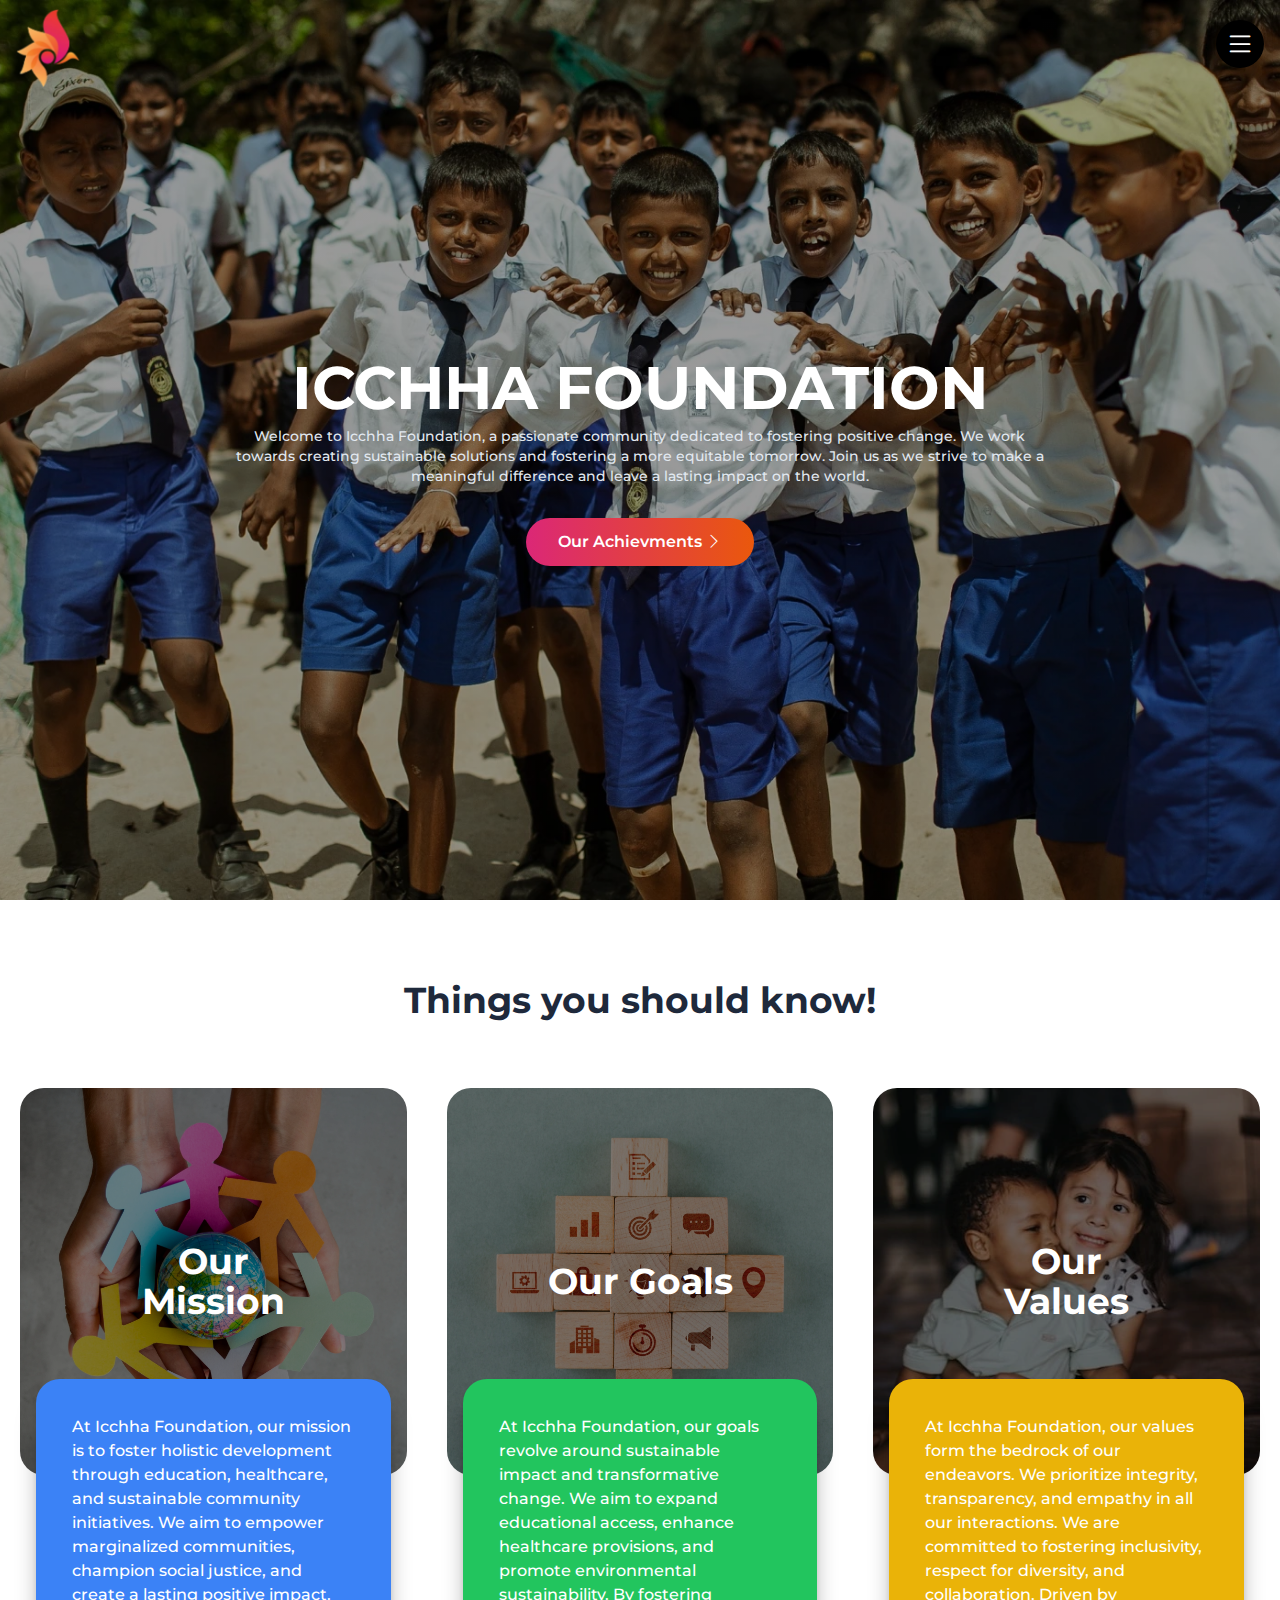
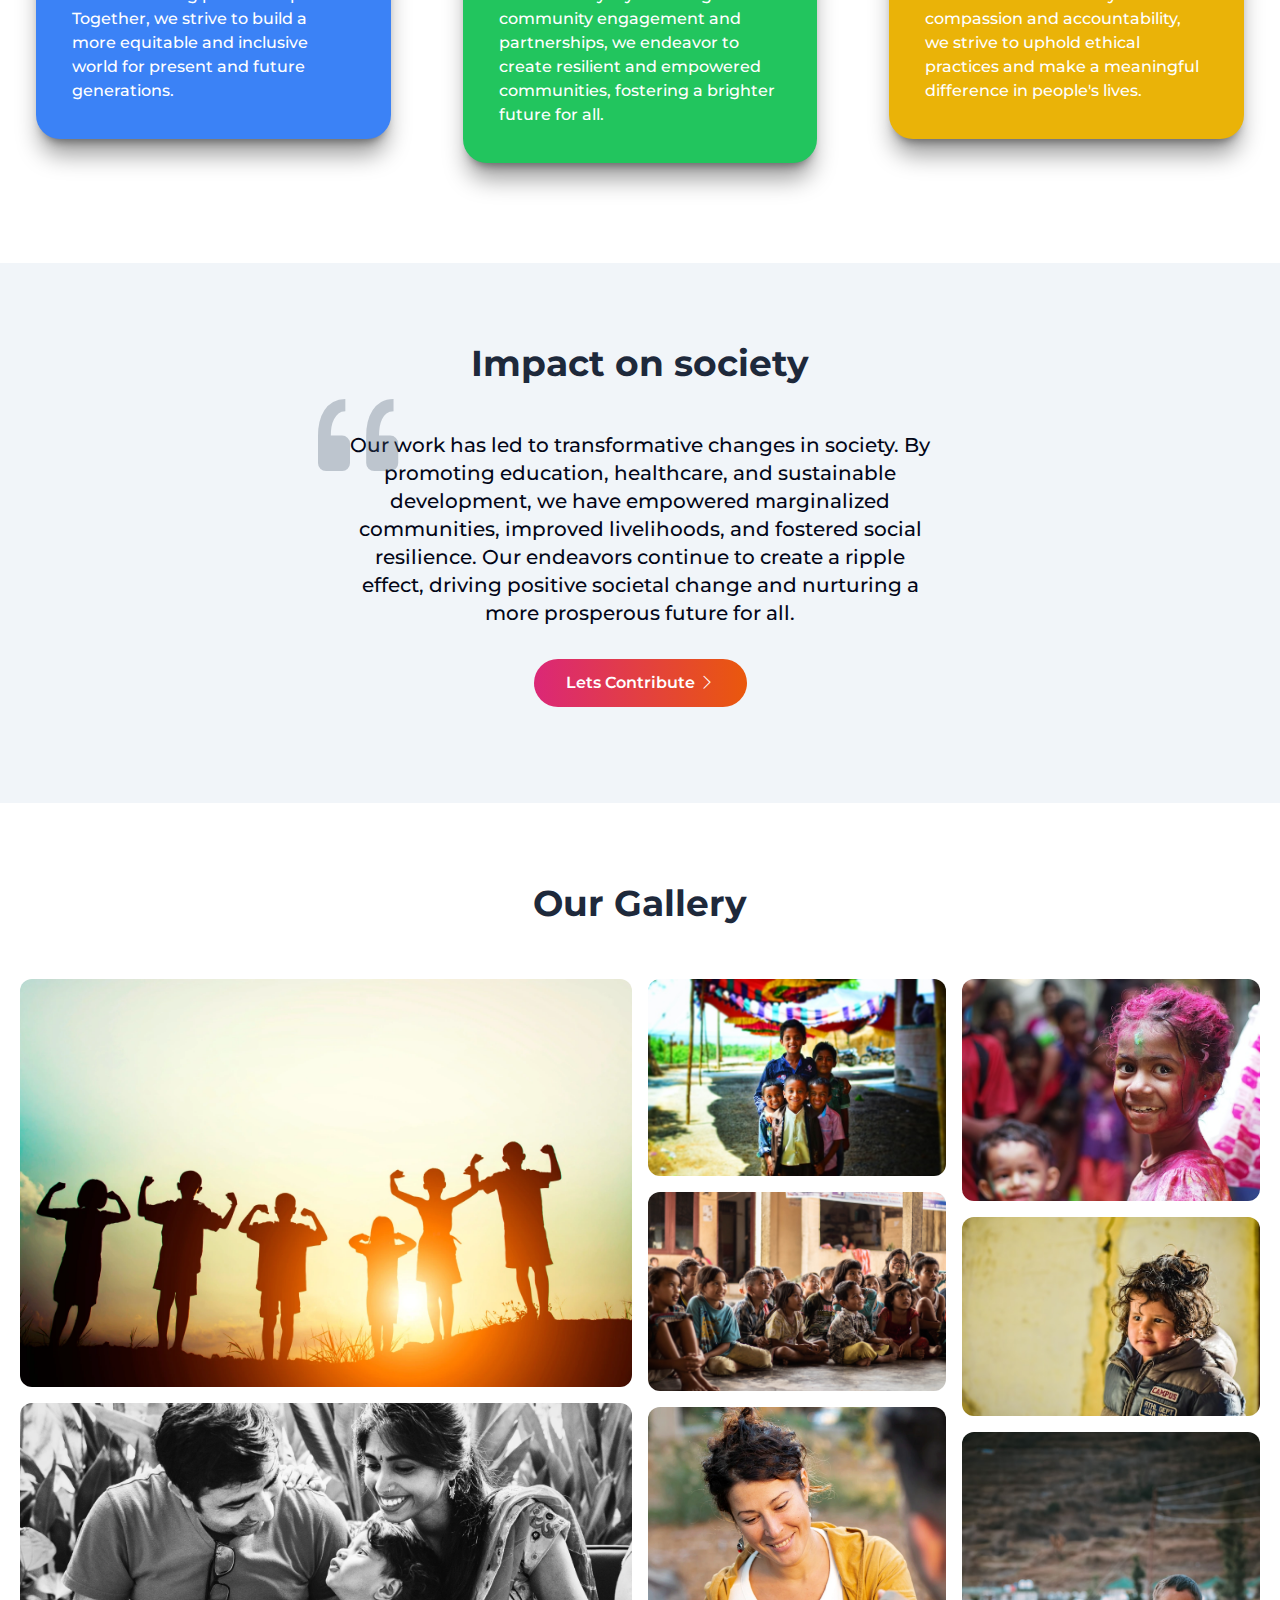
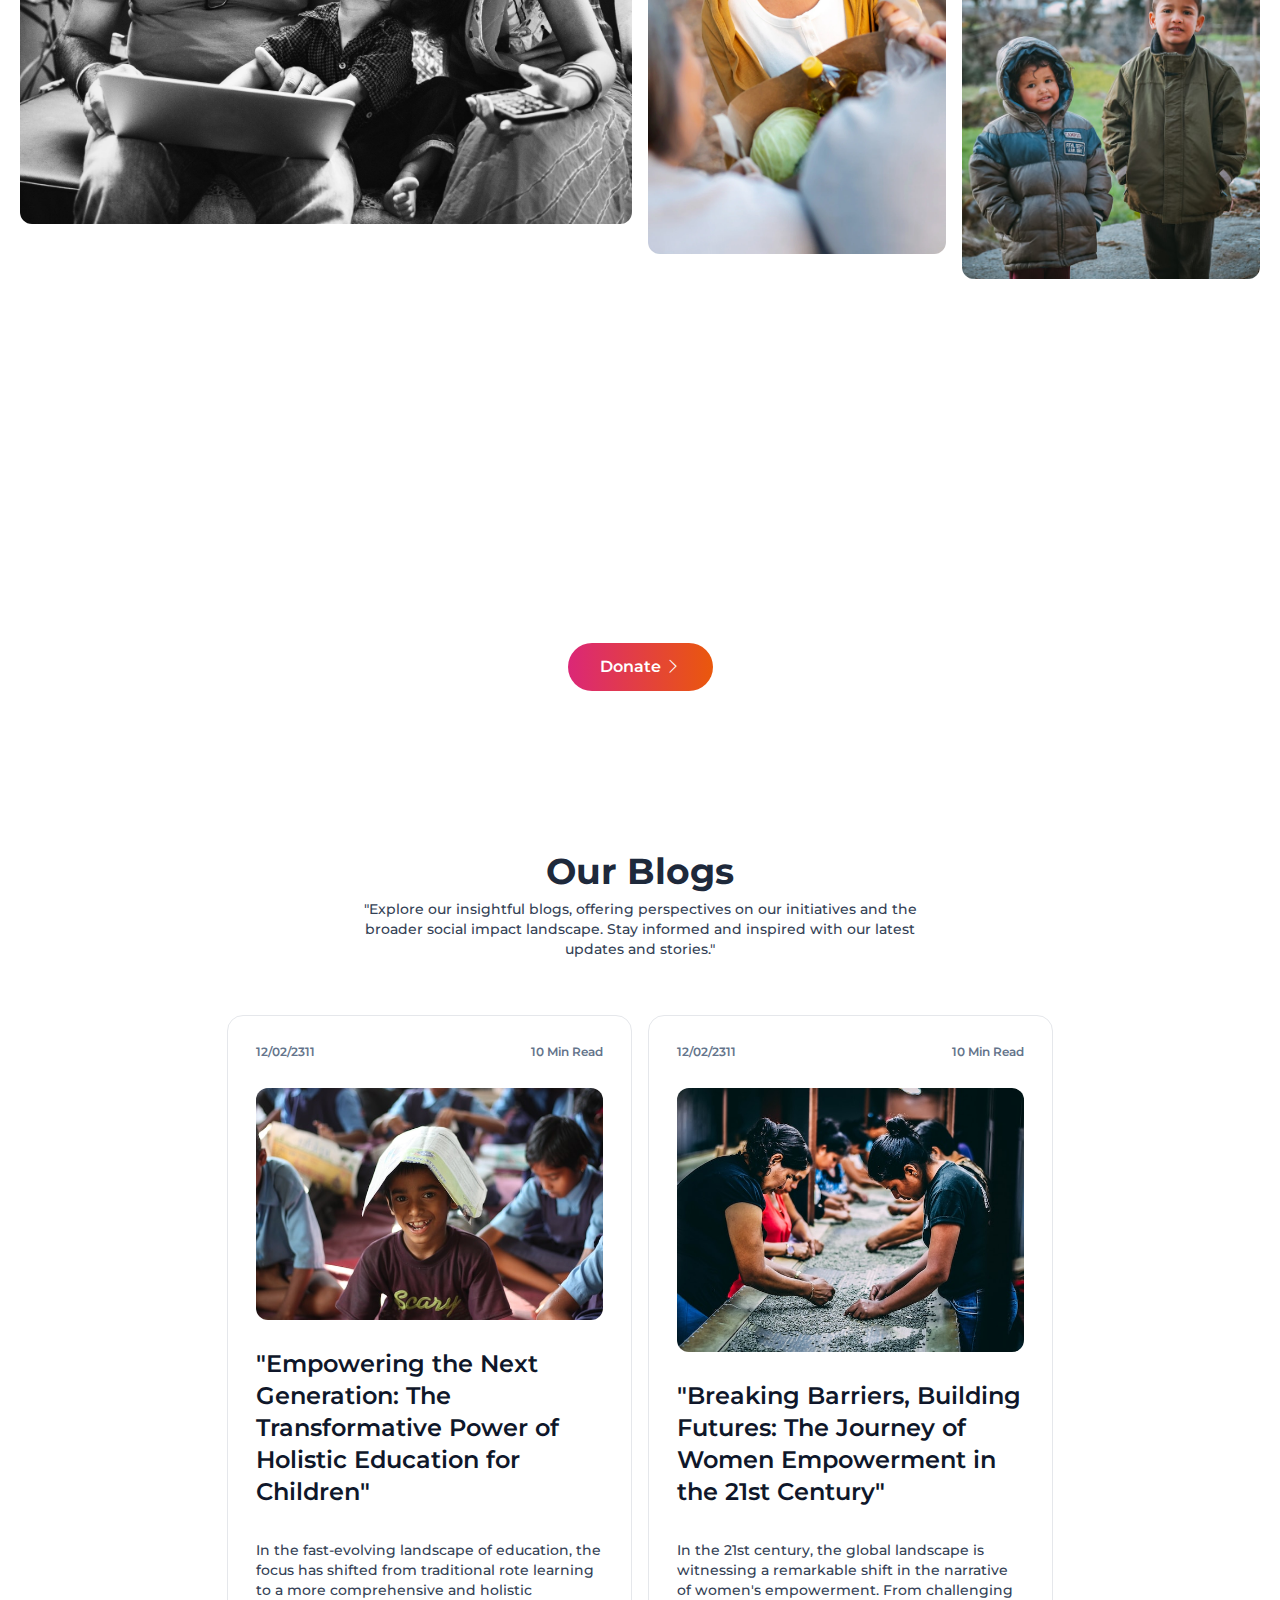
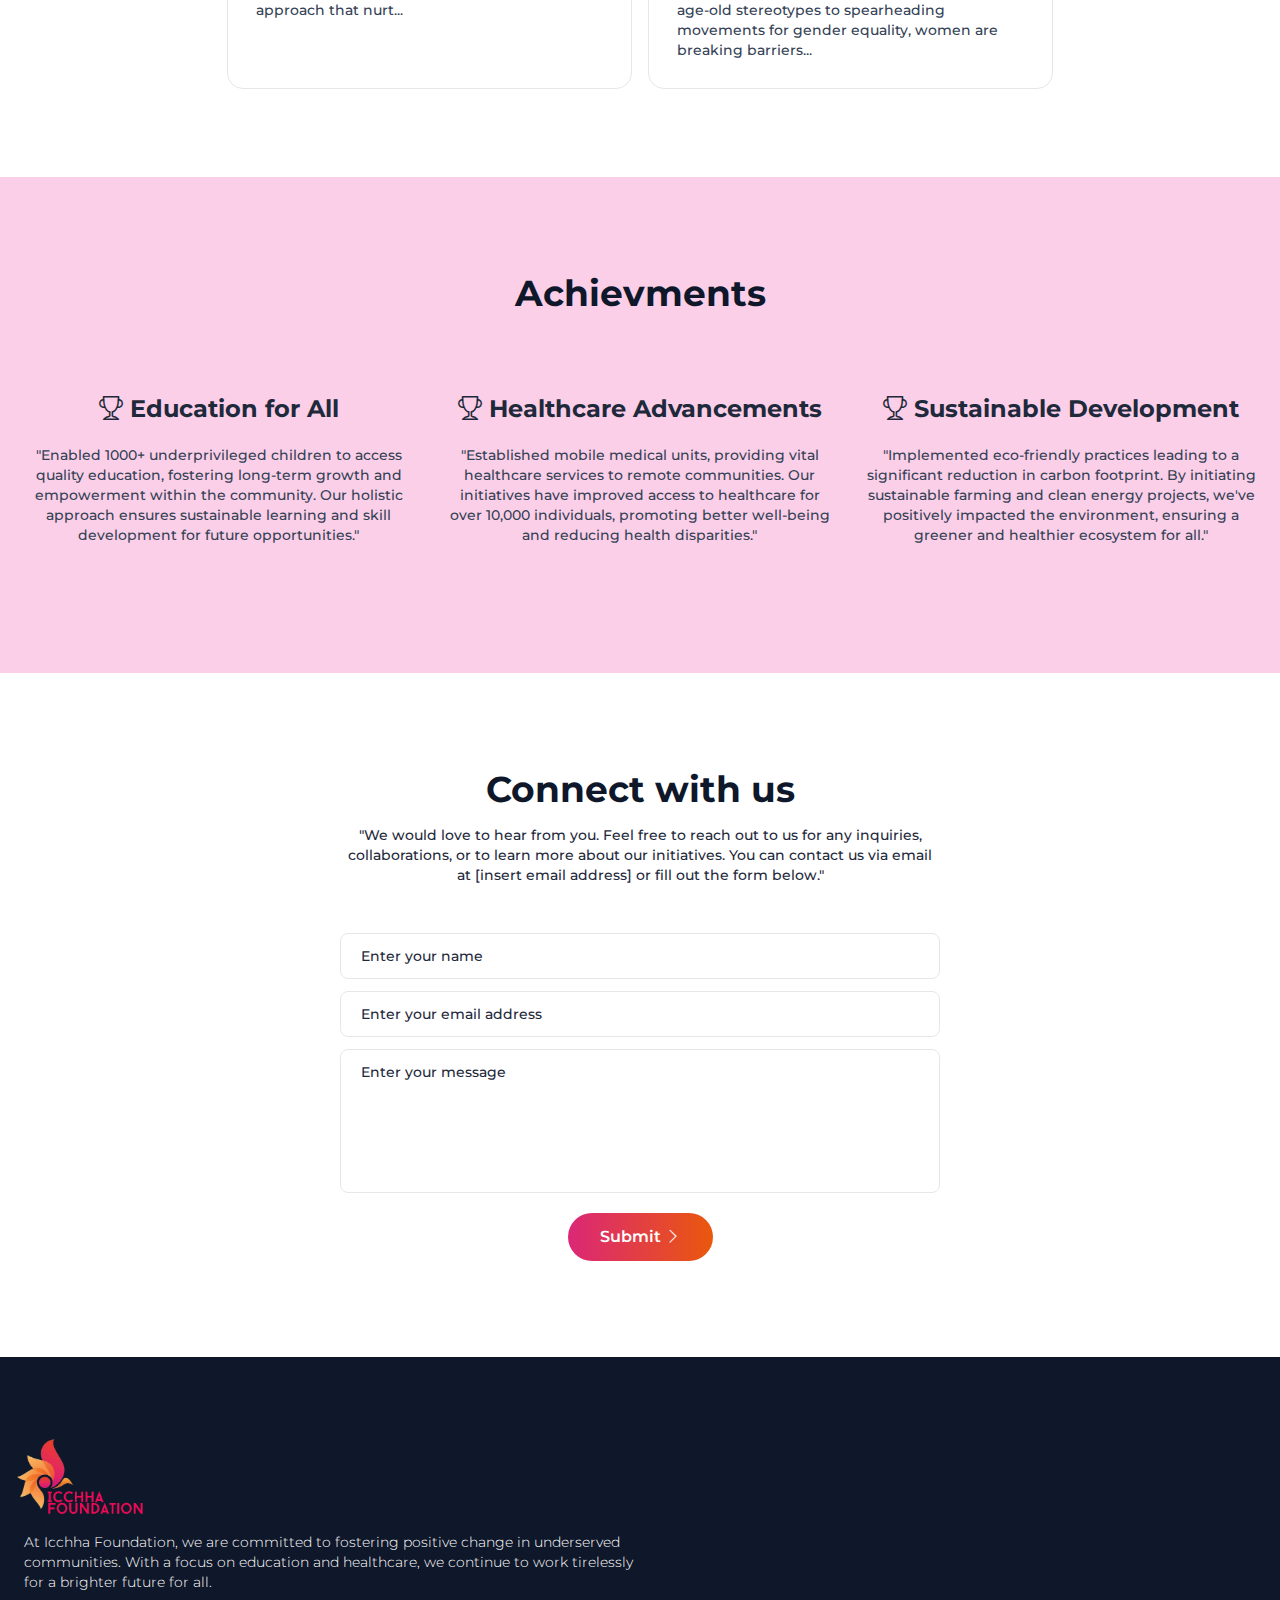
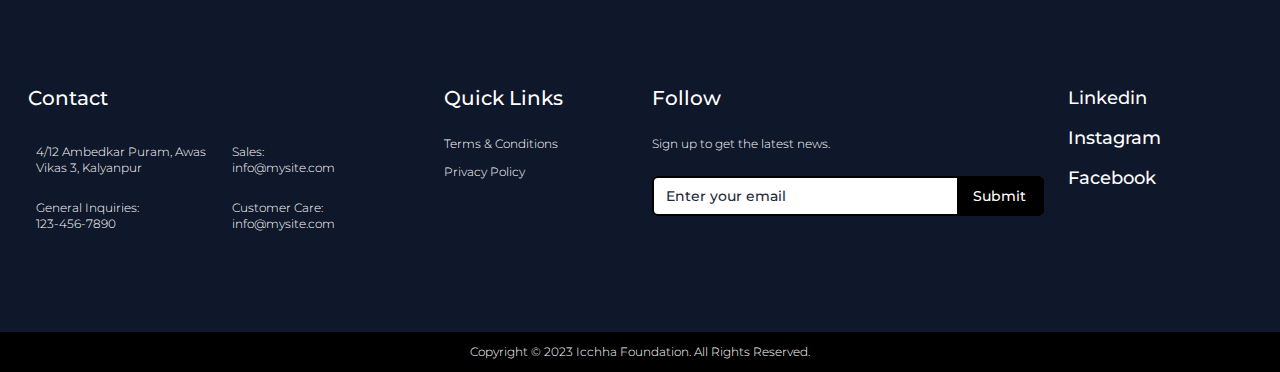
<file: index.html>
<!DOCTYPE html>
<html lang="en">
<!-- Tailwind CSS Command -->
<!-- npx tailwindcss -i ./src/input.css -o ./dist/assets/css/output.css --watch -->
<head>
    <!-- Required Meta Tags -->
    <meta charset="UTF-8">
    <meta content="width=device-width, initial-scale=1.0" name="viewport">
    <!-- Google Font CDN Links -->
    <link href="https://fonts.googleapis.com" rel="preconnect">
    <link href="https://fonts.gstatic.com" rel="preconnect">
    <link href="https://fonts.googleapis.com/css2?family=Montserrat:wght@400;500;600;700&display=swap" rel=
    "stylesheet">
    <!-- Bootstrap Icons CSS File Link -->
    <link href="assets/css/bootstrap-icon.css" rel="stylesheet">
    <!-- Tailwind CSS File Link -->
    <link href="assets/css/output.css" rel="stylesheet">
    <!-- Custom CSS File Link -->
    <link href="assets/css/style.css" rel="stylesheet">
    <!-- Favicon Tags -->
    <link rel="apple-touch-icon" sizes="180x180" href="assets/favicon_io/apple-touch-icon.png">
    <link rel="icon" type="image/png" sizes="32x32" href="assets/favicon_io/favicon-32x32.png">
    <link rel="icon" type="image/png" sizes="16x16" href="assets/favicon_io/favicon-16x16.png">
    <link rel="manifest" href="assets/favicon_io/site.webmanifest">
    <link rel="icon" type="image/x-icon" href="assets/favicon_io/favicon.ico">
    <title>Icchha Foundation | Home</title>
</head>
<body>
    <!-- Header Section -->
    <header>
        <nav class="fixed z-50 top-0 left-0 w-full">
            <div>
                <div class="flex items-center justify-between">
                    <div class="p-2">
                        <a href="#home"><img alt="our main logo" class="w-20 block" src="assets/images/logo.webp"></a>
                    </div>
                    <div class="flex items-center fixed top-5 right-4 z-50">
                        <button class=
                        "text-3xl text-white bg-black rounded-full shadow-black/30 leading-3 w-12 h-12 flex justify-center items-center openMenu">
                        <i class="bi bi-list"></i></button> <button class=
                        "text-3xl hidden text-white bg-black rounded-full shadow-black/30 leading-3 w-12 h-12 justify-center items-center closeMenu">
                        <i class="bi bi-x-lg"></i></button>
                    </div>
                    <div class=
                    "fixed menu border-s shadow-xl -right-full transition-all top-0 sm:w-1/2 w-2/3 bg-black/40 backdrop-blur-sm h-screen pt-32 overflow-y-auto">
                        <a class=
                        "navLinks text-white md:text-xl text-lg uppercase font-semibold block w-full lg:hover:bg-white md:p-6 lg:hover:text-slate-900 border-b p-4"
                        href="#home">Home</a> <a class=
                        "navLinks text-white md:text-xl text-lg uppercase font-semibold block w-full lg:hover:bg-white md:p-6 lg:hover:text-slate-900 border-b p-4"
                        href="#about">About</a> <a class=
                        "navLinks text-white md:text-xl text-lg uppercase font-semibold block w-full lg:hover:bg-white md:p-6 lg:hover:text-slate-900 border-b p-4"
                        href="#contribute">Contribute</a> <a class=
                        "navLinks text-white md:text-xl text-lg uppercase font-semibold block w-full lg:hover:bg-white md:p-6 lg:hover:text-slate-900 border-b p-4"
                        href="#blogs">Blogs</a> <a class=
                        "navLinks text-white md:text-xl text-lg uppercase font-semibold block w-full lg:hover:bg-white md:p-6 lg:hover:text-slate-900 border-b p-4"
                        href="#contact">Contact</a>
                        <div class="flex items-center text-white text-2xl md:p-6 p-4">
                            <a href="#"><i class="bi bi-instagram px-2 lg:hover:text-pink-600"></i></a> <a href=
                            "#"><i class="bi bi-facebook px-2 lg:hover:text-pink-600"></i></a> <a href="#"><i class=
                            "bi bi-linkedin px-2 lg:hover:text-pink-600"></i></a> <a href="#"><i class=
                            "bi bi-twitch px-2 lg:hover:text-pink-600"></i></a>
                        </div>
                    </div>
                </div>
            </div>
        </nav>
        <section class="bg-cover bg-no-repeat bg-fixed bg-center h-screen flex justify-center items-center relative"
        id="home" style=
        "background-image: linear-gradient(rgba(0,0,0,0.4),rgba(0,0,0,0.4)) ,url('assets/images/heroImg.webp');">
            <div class="container mx-auto mt-6">
                <div class="flex justify-center">
                    <div class="sm:w-2/3 w-full p-4">
                        <h1 class="text-center text-white md:text-6xl text-4xl uppercase font-bold">Icchha
                        Foundation</h1>
                        <p class="text-center text-slate-200 text-sm mt-2 font-medium">Welcome to Icchha Foundation, a
                        passionate community dedicated to fostering positive change. We work towards creating
                        sustainable solutions and fostering a more equitable tomorrow. Join us as we strive to make a
                        meaningful difference and leave a lasting impact on the world.</p>
                        <div class="text-center mt-8">
                            <a class=
                            "py-3 px-8 text-white text-base lg:hover:shadow-xl shadow-black/70 font-semibold bg-gradient-to-r from-pink-600 to-orange-600 rounded-full inline-block"
                            href="#achievments">Our Achievments <i class="bi bi-chevron-right"></i></a>
                        </div>
                    </div>
                </div>
            </div>
            <!-- <div class="bg-gradient-to-b from-transparent to-white py-24 w-full absolute bottom-0 left-0"></div> -->
        </section>
    </header>
    <!-- About Section -->
    <section id="about">
        <div class="container mx-auto py-20">
            <h2 class="text-center text-slate-800 mb-12 md:text-4xl text-2xl font-bold px-4">Things you should
            know!</h2>
            <div class="flex flex-wrap justify-center">
                <div class="lg:w-1/3 md:w-1/2 sm:w-2/3 w-full p-5">
                    <div class="flex flex-wrap justify-center">
                        <div class="relative w-full">
                        <h3 class=
                        "absolute top-1/2 left-1/2 z-10 text-white text-4xl font-bold -translate-x-1/2 -translate-y-1/2 text-center">
                        Our Mission</h3><img alt="our mission for a good world" class=
                        "w-full rounded-3xl brightness-50" src="assets/images/mission.webp"></div>
                        <div class="-mt-24 px-4 z-10">
                            <h3 class=
                            "text-white bg-blue-500 md:text-base text-sm font-medium p-9 rounded-3xl shadow-xl shadow-black/40">
                            At Icchha Foundation, our mission is to foster holistic development through education,
                            healthcare, and sustainable community initiatives. We aim to empower marginalized
                            communities, champion social justice, and create a lasting positive impact. Together, we
                            strive to build a more equitable and inclusive world for present and future
                            generations.</h3>
                        </div>
                    </div>
                </div>
                <div class="lg:w-1/3 md:w-1/2 sm:w-2/3 w-full p-5">
                    <div class="flex flex-wrap justify-center">
                        <div class="relative w-full">
                        <h3 class=
                        "absolute top-1/2 left-1/2 z-10 text-white text-4xl font-bold -translate-x-1/2 -translate-y-1/2 text-center">
                        Our Goals</h3><img alt="our mission for a good world" class="w-full rounded-3xl brightness-50"
                        src="assets/images/goal.webp"></div>
                        <div class="-mt-24 px-4 z-10">
                            <h3 class=
                            "text-white bg-green-500 text-base font-medium p-9 rounded-3xl shadow-xl shadow-black/40">
                            At Icchha Foundation, our goals revolve around sustainable impact and transformative
                            change. We aim to expand educational access, enhance healthcare provisions, and promote
                            environmental sustainability. By fostering community engagement and partnerships, we
                            endeavor to create resilient and empowered communities, fostering a brighter future for
                            all.</h3>
                        </div>
                    </div>
                </div>
                <div class="lg:w-1/3 md:w-1/2 sm:w-2/3 w-full p-5">
                    <div class="flex flex-wrap justify-center">
                        <div class="relative w-full">
                        <h3 class=
                        "absolute top-1/2 left-1/2 z-10 text-white text-4xl font-bold -translate-x-1/2 -translate-y-1/2 text-center">
                        Our Values</h3><img alt="our mission for a good world" class="w-full rounded-3xl brightness-50"
                        src="assets/images/value.webp"></div>
                        <div class="-mt-24 px-4 z-10">
                            <h3 class=
                            "text-white bg-yellow-500 text-base font-medium p-9 rounded-3xl shadow-xl shadow-black/40">
                            At Icchha Foundation, our values form the bedrock of our endeavors. We prioritize
                            integrity, transparency, and empathy in all our interactions. We are committed to fostering
                            inclusivity, respect for diversity, and collaboration. Driven by compassion and
                            accountability, we strive to uphold ethical practices and make a meaningful difference in
                            people's lives.</h3>
                        </div>
                    </div>
                </div>
            </div>
        </div>
    </section>
    <!-- Impact section -->
    <section class="bg-slate-100">
        <div class="container mx-auto py-20">
            <h2 class="text-center text-slate-800 mb-8 md:text-4xl text-2xl px-4 font-bold">Impact on society</h2>
            <div class="flex justify-center px-3">
                <div class="lg:w-1/2 sm:w-2/3 w-full p-4">
                    <h2 class="text-center mb-8 md:text-xl text-base font-medium text-slate-950 relative"><i class=
                    "bi bi-quote absolute md:-top-14 md:-left-12 -top-5 -left-7 md:text-9xl text-7xl text-slate-600/30">
                    </i> Our work has led to transformative changes in society. By promoting education, healthcare, and
                    sustainable development, we have empowered marginalized communities, improved livelihoods, and
                    fostered social resilience. Our endeavors continue to create a ripple effect, driving positive
                    societal change and nurturing a more prosperous future for all.</h2>
                    <div class="text-center">
                        <a class=
                        "py-3 px-8 text-white text-base lg:hover:shadow-xl shadow-black/70 font-semibold bg-gradient-to-r from-pink-600 to-orange-600 rounded-full inline-block"
                        href="#contribute">Lets Contribute <i class="bi bi-chevron-right"></i></a>
                    </div>
                </div>
            </div>
        </div>
    </section>
    <!-- Gallery section -->
    <section class="px-3">
        <div class="container mx-auto py-20">
            <h2 class="text-center text-slate-800 mb-12 md:text-4xl text-2xl font-bold">Our Gallery</h2>
            <div class="flex flex-wrap justify-center">
                <div class="lg:w-1/2 sm:w-2/3 w-full p-2"><img alt="..." class="w-full rounded-xl mb-4" src=
                "assets/images/aboutus.webp"> <img alt="..." class="w-full rounded-xl mb-4" src=
                "assets/images/result.webp"></div>
                <div class="lg:w-1/2 sm:w-2/3 w-full">
                    <div class="flex flex-wrap">
                        <div class="md:w-1/2 w-full p-2"><img alt="..." class="w-full rounded-xl mb-4" src=
                        "assets/images/img3.jpg"> <img alt="..." class="w-full rounded-xl mb-4" src=
                        "assets/images/img5.jpg"> <img alt="..." class="w-full rounded-xl mb-4 md:block hidden" src=
                        "assets/images/help.webp"></div>
                        <div class="md:w-1/2 w-full p-2"><img alt="..." class="w-full rounded-xl mb-4" src=
                        "assets/images/img4.jpg"> <img alt="..." class="w-full rounded-xl mb-4" src=
                        "assets/images/img1.jpg"> <img alt="..." class="w-full rounded-xl mb-4 md:block hidden" src=
                        "assets/images/img2.jpg"> </div>
                    </div>
                </div>
            </div>
        </div>
    </section>
    <!-- Support Section -->
    <section class="bg-center bg-cover bg-no-repeat bg-fixed" id="contribute" style=
    "background-image: linear-gradient(rgba(0,0,0,0.4),rgba(0,0,0,0.4)) ,url('assets/images/supportus.webp');">
        <div class="container mx-auto py-20">
            <h2 class="text-center text-white mb-6 md:text-4xl text-2xl font-bold px-4">Get Involved & Contribute to
            us</h2>
            <div class="flex justify-center px-3">
                <div class="lg:w-1/2 sm:w-2/3 w-full">
                    <h2 class="text-center mb-8 md:text-xl text-base font-medium text-white">"Join us to make a
                    difference. Volunteer, donate, or spread the word. Your support drives our mission, fostering
                    positive change and empowering communities worldwide."</h2>
                    <div class="text-center">
                        <a class=
                        "py-3 px-8 text-white text-base lg:hover:shadow-xl shadow-black/70 font-semibold bg-gradient-to-r from-pink-600 to-orange-600 rounded-full inline-block"
                        href="#">Donate <i class="bi bi-chevron-right"></i></a>
                    </div>
                </div>
            </div>
        </div>
    </section>
    <!-- Blog Section -->
    <section class="px-2" id="blogs">
        <div class="container mx-auto py-20">
            <div class="flex justify-center">
                <div class="lg:w-1/2 sm:w-2/3 w-full px-4">
                    <h2 class="text-center text-slate-800 mb-2 md:text-4xl text-2xl font-bold">Our Blogs</h2>
                    <p class="text-slate-700 text-sm font-medium mb-12 text-center">"Explore our insightful blogs,
                    offering perspectives on our initiatives and the broader social impact landscape. Stay informed and
                    inspired with our latest updates and stories."</p>
                </div>
            </div>
            <div class="flex flex-wrap justify-center">
                <div class="lg:w-1/3 md:w-1/2 sm:w-2/3 w-full p-2">
                    <a class="p-7 border rounded-2xl block group h-full" href="blog1.html">
                    <div class="flex items-center justify-between">
                        <p class="text-slate-500 text-xs font-semibold">12/02/2311</p>
                        <p class="text-slate-500 text-xs font-semibold">10 Min Read</p>
                    </div><img alt="..." class="w-full rounded-xl my-7 group-hover:saturate-0" src=
                    "assets/images/childEducation.jpg">
                    <h3 class=
                    "md:text-2xl text-xl font-semibold mb-8 text-slate-900 group-hover:text-blue-600 transition-all">
                    "Empowering the Next Generation: The Transformative Power of Holistic Education for Children"</h3>
                    <p class="text-sm font-medium text-slate-700">In the fast-evolving landscape of education, the
                    focus has shifted from traditional rote learning to a more comprehensive and holistic approach that
                    nurt...</p></a>
                </div>
                <div class="lg:w-1/3 md:w-1/2 sm:w-2/3 w-full p-2">
                    <a class="p-7 border rounded-2xl block group h-full" href="blog2.html">
                    <div class="flex items-center justify-between">
                        <p class="text-slate-500 text-xs font-semibold">12/02/2311</p>
                        <p class="text-slate-500 text-xs font-semibold">10 Min Read</p>
                    </div><img alt="..." class="w-full rounded-xl my-7 group-hover:saturate-0" src=
                    "assets/images/womenEmpower.jpg">
                    <h3 class=
                    "md:text-2xl text-xl font-semibold mb-8 text-slate-900 group-hover:text-blue-600 transition-all">
                    "Breaking Barriers, Building Futures: The Journey of Women Empowerment in the 21st Century"</h3>
                    <p class="text-sm font-medium text-slate-700">In the 21st century, the global landscape is
                    witnessing a remarkable shift in the narrative of women's empowerment. From challenging age-old
                    stereotypes to spearheading movements for gender equality, women are breaking barriers...</p></a>
                </div>
            </div>
        </div>
    </section>
    <!-- Our Achievments -->
    <section class="bg-pink-200 px-2" id="achievments">
        <div class="container mx-auto py-24">
            <h2 class="text-center text-slate-900 mb-12 md:text-4xl text-2xl font-bold">Achievments</h2>
            <div class="flex flex-wrap justify-center items-center">
                <div class="lg:w-1/3 md:w-1/2 sm:w-2/3 w-full py-8 px-4">
                    <h2 class="text-center text-slate-800 mb-5 md:text-2xl text-lg font-bold"><i class=
                    "bi bi-trophy"></i> Education for All</h2>
                    <p class="text-sm text-slate-700 font-medium text-center">"Enabled 1000+ underprivileged children
                    to access quality education, fostering long-term growth and empowerment within the community. Our
                    holistic approach ensures sustainable learning and skill development for future opportunities."</p>
                </div>
                <div class="lg:w-1/3 md:w-1/2 sm:w-2/3 w-full py-8 px-4">
                    <h2 class="text-center text-slate-800 mb-5 md:text-2xl text-lg font-bold"><i class=
                    "bi bi-trophy"></i> Healthcare Advancements</h2>
                    <p class="text-sm text-slate-700 font-medium text-center">"Established mobile medical units,
                    providing vital healthcare services to remote communities. Our initiatives have improved access to
                    healthcare for over 10,000 individuals, promoting better well-being and reducing health
                    disparities."</p>
                </div>
                <div class="lg:w-1/3 md:w-1/2 sm:w-2/3 w-full py-8 px-4">
                    <h2 class="text-center text-slate-800 mb-5 md:text-2xl text-lg font-bold"><i class=
                    "bi bi-trophy"></i> Sustainable Development</h2>
                    <p class="text-sm text-slate-700 font-medium text-center">"Implemented eco-friendly practices
                    leading to a significant reduction in carbon footprint. By initiating sustainable farming and clean
                    energy projects, we've positively impacted the environment, ensuring a greener and healthier
                    ecosystem for all."</p>
                </div>
            </div>
        </div>
    </section>
    <!-- Contact Us -->
    <section id="contact">
        <div class="container mx-auto py-20">
            <div class="flex flex-wrap justify-center items-center px-2">
                <div class="lg:w-1/2 sm:w-2/3 w-full p-4">
                    <h2 class="text-center text-slate-900 mb-4 md:text-4xl text-2xl font-bold">Connect with us</h2>
                    <p class="text-center mb-12 text-slate-800 text-sm font-medium">
                        "We would love to hear from you. Feel free to reach out to us for any inquiries, collaborations, or to learn more about our initiatives. You can contact us via email at [insert email address] or fill out the form below."
                    </p>
                    <form>
                        <input type="text" required placeholder="Enter your name" class="block outline-none mb-3 w-full py-3 px-5 border rounded-lg bg-white text-slate-900 placeholder:text-slate-800 text-sm font-medium">
                        <input type="email" required placeholder="Enter your email address" class="block outline-none mb-3 w-full py-3 px-5 border rounded-lg bg-white text-slate-900 placeholder:text-slate-800 text-sm font-medium">
                        <textarea class="block outline-none mb-3 w-full resize-none h-36 py-3 px-5 border rounded-lg bg-white text-slate-900 placeholder:text-slate-800 text-sm font-medium" placeholder="Enter your message"></textarea>
                        <div class="mt-5 text-center">
                            <button type="submit" class=
                            "py-3 px-8 text-white text-base lg:hover:shadow-xl shadow-black/70 font-semibold bg-gradient-to-r from-pink-600 to-orange-600 rounded-full inline-block">Submit <i class="bi bi-chevron-right"></i></button>
                        </div>
                    </form>
                </div>
            </div>
        </div>
    </section>
    <!-- Footer -->
    <footer class="bg-slate-900 lg:text-start text-center" id="contact">
        <div class="container mx-auto py-20 px-4">
            <div>
                <img alt="main logo" class="w-32 dark:brightness-[10000]" src="assets/images/logo2.webp">
                <p class="text-sm text-white font-light ps-2 lg:w-1/2 sm:w-2/3 w-full mt-4">
                    At Icchha Foundation, we
                    are committed to fostering positive change in underserved communities. With a focus on education and
                    healthcare, we continue to work tirelessly for a brighter future for all.
                </p>
            </div>
            <div class="flex flex-wrap text-white text-xs font-light mt-10">
                <div class="lg:w-2/6 sm:w-1/2 w-full p-3 mt-10">
                    <h3 class="text-xl font-medium">Contact</h3>
                    <div class="flex flex-wrap mt-6">
                        <div class="sm:w-1/2 w-full p-2">
                            <div>
                                <p>4/12 Ambedkar Puram, Awas Vikas 3, Kalyanpur</p>
                            </div>
                            <div class="mt-6">
                                <p>General Inquiries:</p>
                                <p>123-456-7890</p>
                            </div>
                        </div>
                        <div class="sm:w-1/2 w-full p-2">
                            <div>
                                <p>Sales:</p>
                                <p>info@mysite.com</p>
                            </div>
                            <div class="mt-6">
                                <p>Customer Care:</p>
                                <p>info@mysite.com</p>
                            </div>
                        </div>
                    </div>
                </div>
                <div class="lg:w-1/6 sm:w-1/2 w-full p-3 mt-10">
                    <h3 class="text-xl font-medium">Quick Links</h3>
                    <div>
                        <a class="mt-6 block mb-3" href="disclaimer.html">Terms & Conditions</a> <a class="block" href=
                        "privacy.html">Privacy Policy</a>
                    </div>
                </div>
                <div class="lg:w-2/6 sm:w-1/2 w-full p-3 mt-10">
                    <h3 class="text-xl font-medium">Follow</h3>
                    <p class="mt-6">Sign up to get the latest news.</p>
                    <form class="mt-6">
                        <div class="flex items-center overflow-hidden rounded-md border-2 border-black">
                            <input class=
                            "text-sm font-medium text-slate-800 bg-white border-0 outline-none block py-2 px-3 placeholder:text-slate-800 w-full"
                            placeholder="Enter your email" required="" type="email"> <button class=
                            "bg-black hover:bg-slate-950 text-white text-sm font-medium py-2 px-4 border-0" type=
                            "submit">Submit</button>
                        </div>
                    </form>
                </div>
                <div class="lg:w-1/6 sm:w-1/2 w-full p-3 mt-10">
                    <a class="block w-full text-lg font-medium mb-3" href="#">Linkedin</a> <a class=
                    "block w-full text-lg font-medium mb-3" href="#">Instagram</a> <a class=
                    "block w-full text-lg font-medium" href="#">Facebook</a>
                </div>
            </div>
        </div>
    </footer>
    <!-- Bottom strip -->
    <section class="bg-black">
        <div class="container mx-auto">
            <h3 class="text-center py-3 text-white font-light text-xs">Copyright © 2023 Icchha Foundation. All Rights
            Reserved.</h3>
        </div>
    </section>
    <script src="assets/js/jquery.js">
    </script> 
    <script src="assets/js/main.js">
    </script>
</body>
</html>
</file>
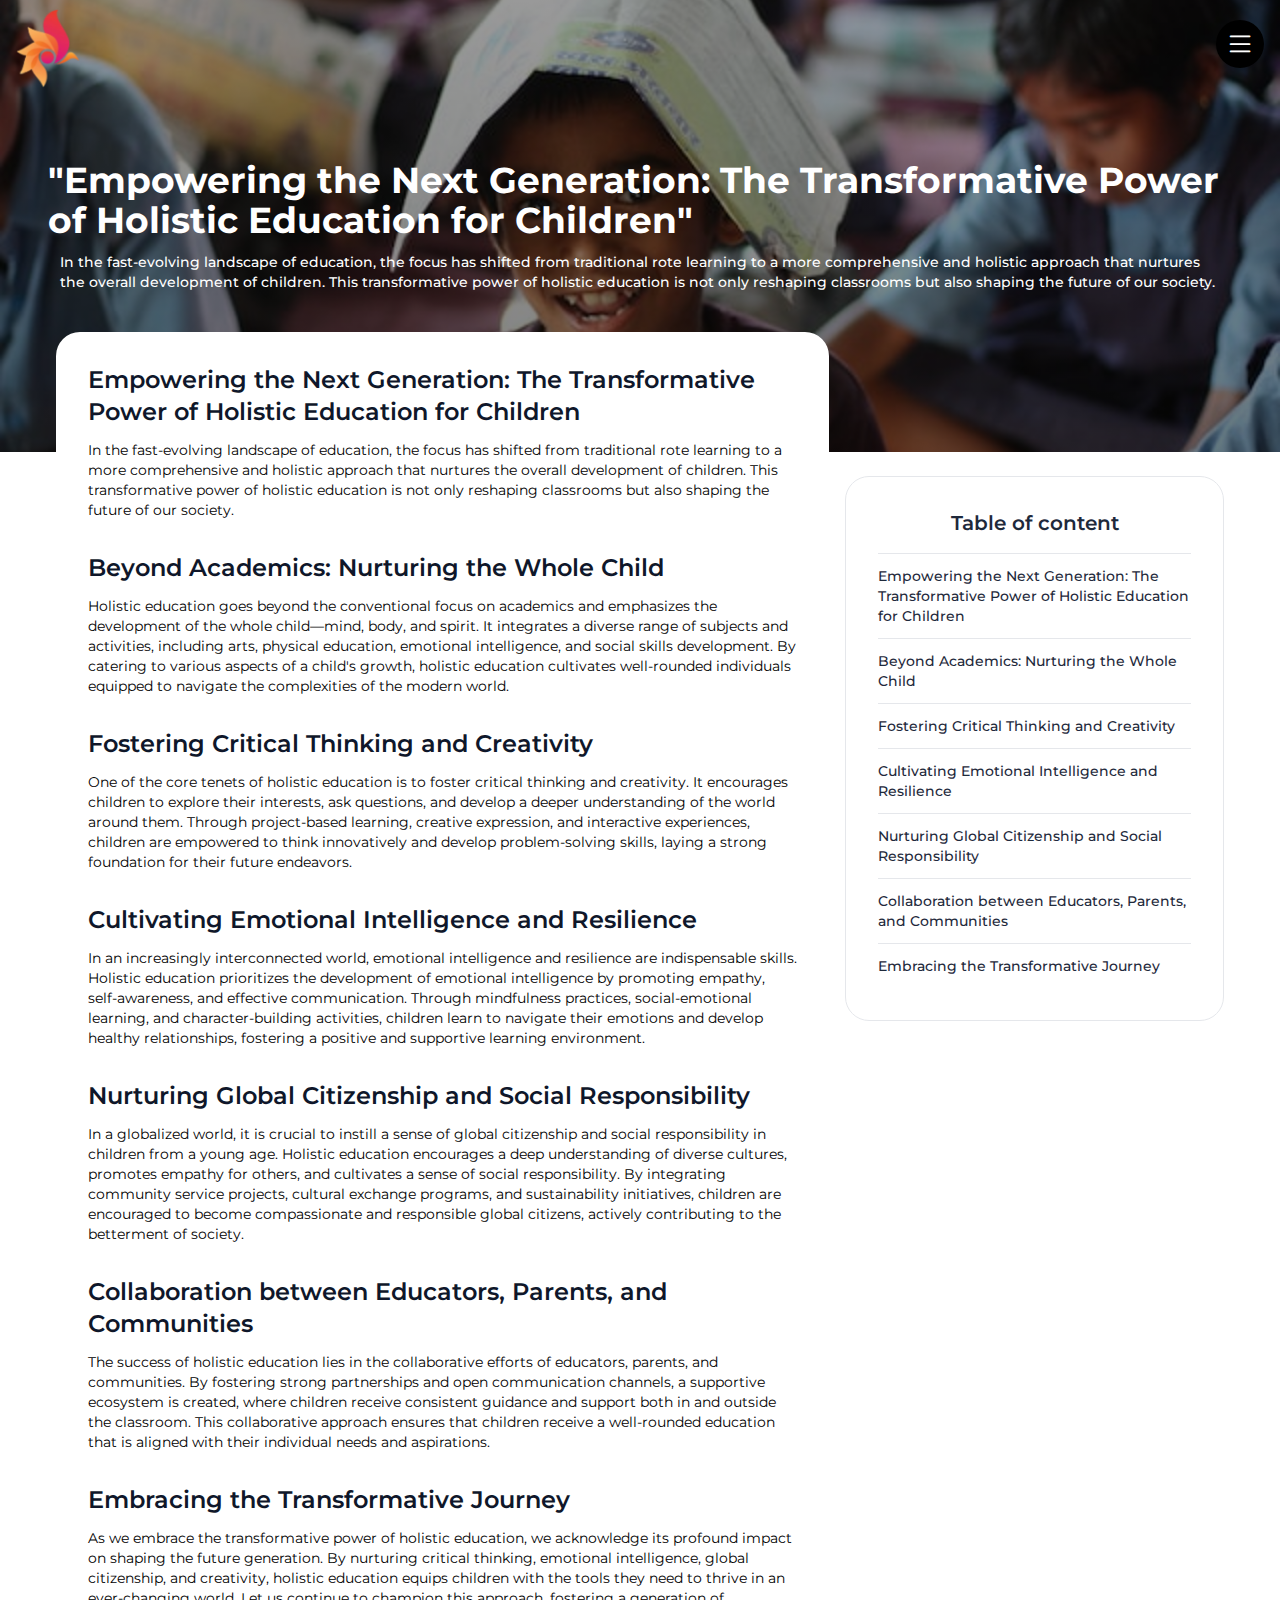
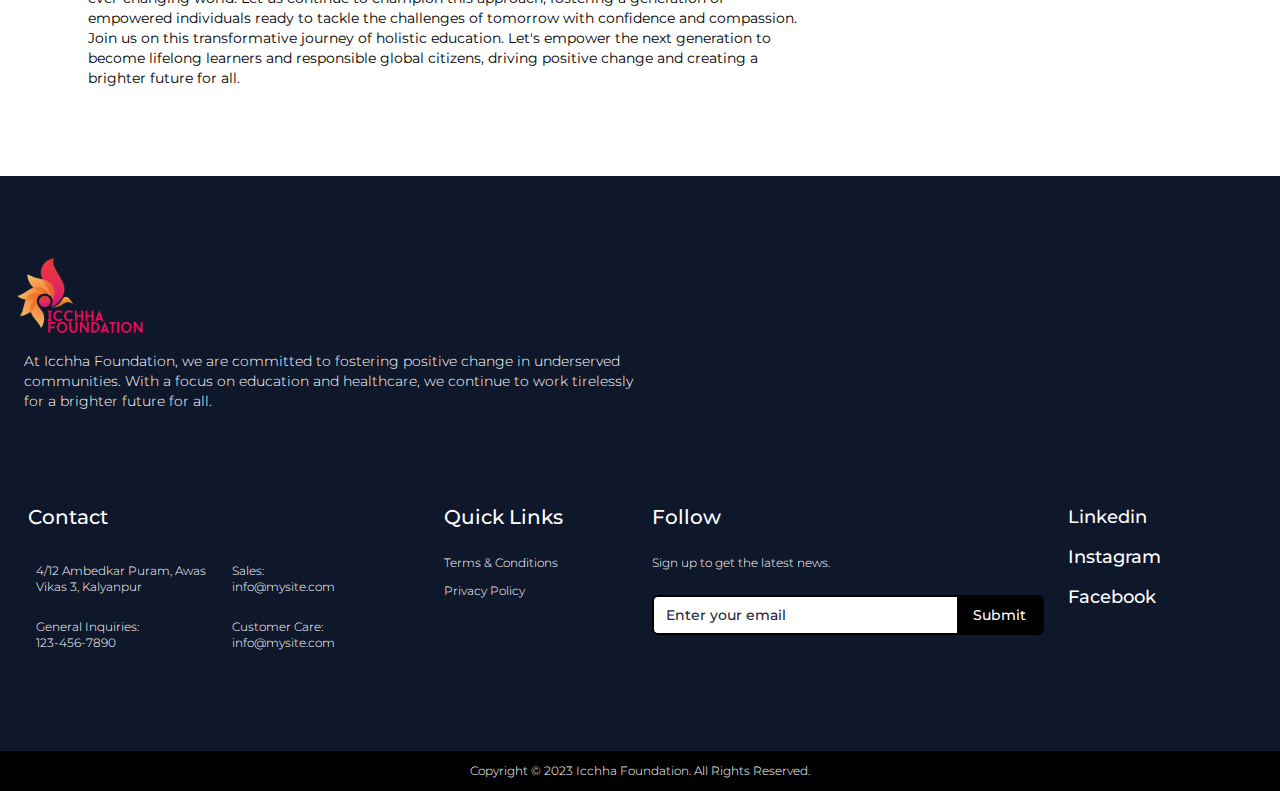
<file: blog1.html>
<!DOCTYPE html>
<html lang="en">
<!-- Tailwind CSS Command -->
<!-- npx tailwindcss -i ./src/input.css -o ./dist/assets/css/output.css --watch -->
<head>
    <!-- Required Meta Tags -->
    <meta charset="UTF-8">
    <meta content="width=device-width, initial-scale=1.0" name="viewport">
    <!-- Google Font CDN Links -->
    <link href="https://fonts.googleapis.com" rel="preconnect">
    <link href="https://fonts.gstatic.com" rel="preconnect">
    <link href="https://fonts.googleapis.com/css2?family=Montserrat:wght@400;500;600;700&display=swap" rel=
    "stylesheet">
    <!-- Bootstrap Icons CSS File Link -->
    <link href="assets/css/bootstrap-icon.css" rel="stylesheet">
    <!-- Tailwind CSS File Link -->
    <link href="assets/css/output.css" rel="stylesheet">
    <!-- Custom CSS File Link -->
    <link href="assets/css/style.css" rel="stylesheet">
    <!-- Favicon Tags -->
    <link rel="apple-touch-icon" sizes="180x180" href="assets/favicon_io/apple-touch-icon.png">
    <link rel="icon" type="image/png" sizes="32x32" href="assets/favicon_io/favicon-32x32.png">
    <link rel="icon" type="image/png" sizes="16x16" href="assets/favicon_io/favicon-16x16.png">
    <link rel="manifest" href="assets/favicon_io/site.webmanifest">
    <link rel="icon" type="image/x-icon" href="assets/favicon_io/favicon.ico">
    <title>Icchha Foundation | Home</title>
</head>
<body>
    <!-- Header Section -->
    <header>
        <nav class="transition-all fixed z-50 top-0 left-0 w-full navBar">
            <div>
                <div class="flex items-center justify-between">
                    <div class="p-2">
                        <a href="index.html"><img alt="our main logo" class="w-20 block" src="assets/images/logo.webp"></a>
                    </div>
                    <div class="flex items-center fixed top-5 right-4 z-50">
                        <button class=
                        "text-3xl text-white bg-black rounded-full shadow-black/30 leading-3 w-12 h-12 flex justify-center items-center openMenu">
                        <i class="bi bi-list"></i></button> <button class=
                        "text-3xl hidden text-white bg-black rounded-full shadow-black/30 leading-3 w-12 h-12 justify-center items-center closeMenu">
                        <i class="bi bi-x-lg"></i></button>
                    </div>
                    <div class=
                    "fixed menu border-s shadow-xl -right-full transition-all top-0 sm:w-1/2 w-2/3 bg-black/40 backdrop-blur-sm h-screen pt-32 overflow-y-auto">
                        <a class=
                        "navLinks text-white md:text-xl text-lg uppercase font-semibold block w-full lg:hover:bg-white md:p-6 lg:hover:text-slate-900 border-b p-4"
                        href="index.html">Home</a>
                        <div class="flex items-center text-white text-2xl md:p-6 p-4">
                            <a href="#"><i class="bi bi-instagram px-2 lg:hover:text-pink-600"></i></a> <a href=
                            "#"><i class="bi bi-facebook px-2 lg:hover:text-pink-600"></i></a> <a href="#"><i class=
                            "bi bi-linkedin px-2 lg:hover:text-pink-600"></i></a> <a href="#"><i class=
                            "bi bi-twitch px-2 lg:hover:text-pink-600"></i></a>
                        </div>
                    </div>
                </div>
            </div>
        </nav>
        <section class="bg-cover bg-center bg-no-repeat" style="background-image: linear-gradient(rgba(0,0,0,0.4),rgba(0,0,0,0.5)), url('assets/images/childEducation.jpg');">
            <div class="container mx-auto py-40 md:px-12 px-4">
                <h1 class="text-white md:text-4xl text-2xl font-bold">
                    "Empowering the Next Generation: The Transformative Power of Holistic Education for Children"
                </h1>
                <p class="sm:text-sm text-xs px-3 font-medium mt-3 text-white">In the fast-evolving landscape of education, the focus has shifted from traditional rote learning to a more comprehensive and holistic approach that nurtures the overall development of children. This transformative power of holistic education is not only reshaping classrooms but also shaping the future of our society.</p>
            </div>
        </section>
    </header>
    <!-- section -->
    <section>
        <div class="container mx-auto">
            <div class="flex flex-wrap justify-center md:px-12 px-4">
                <div class="sm:w-2/3 w-full p-2 lg:order-1 order-2">
                    <div class="lg:p-8 rounded-3xl bg-white lg:-mt-32 md:text-sm text-xs">
                        <h2 id="box1" class="text-slate-900 md:text-2xl text-lg font-semibold pb-3">Empowering the Next Generation: The Transformative Power of Holistic Education for Children</h2>
                        <p>In the fast-evolving landscape of education, the focus has shifted from traditional rote learning to a more comprehensive and holistic approach that nurtures the overall development of children. This transformative power of holistic education is not only reshaping classrooms but also shaping the future of our society.</p>

                        <h2 id="box2" class="text-slate-900 md:text-2xl text-lg font-semibold pt-8 mb-3">Beyond Academics: Nurturing the Whole Child</h2>
                        <p>Holistic education goes beyond the conventional focus on academics and emphasizes the development of the whole child—mind, body, and spirit. It integrates a diverse range of subjects and activities, including arts, physical education, emotional intelligence, and social skills development. By catering to various aspects of a child's growth, holistic education cultivates well-rounded individuals equipped to navigate the complexities of the modern world.</p>

                        <h2 id="box3" class="text-slate-900 md:text-2xl text-lg font-semibold pt-8 mb-3">Fostering Critical Thinking and Creativity</h2>
                        <p>One of the core tenets of holistic education is to foster critical thinking and creativity. It encourages children to explore their interests, ask questions, and develop a deeper understanding of the world around them. Through project-based learning, creative expression, and interactive experiences, children are empowered to think innovatively and develop problem-solving skills, laying a strong foundation for their future endeavors.</p>

                        <h2 id="box4" class="text-slate-900 md:text-2xl text-lg font-semibold pt-8 mb-3">Cultivating Emotional Intelligence and Resilience</h2>
                        <p>In an increasingly interconnected world, emotional intelligence and resilience are indispensable skills. Holistic education prioritizes the development of emotional intelligence by promoting empathy, self-awareness, and effective communication. Through mindfulness practices, social-emotional learning, and character-building activities, children learn to navigate their emotions and develop healthy relationships, fostering a positive and supportive learning environment.</p>

                        <h2 id="box5" class="text-slate-900 md:text-2xl text-lg font-semibold pt-8 mb-3">Nurturing Global Citizenship and Social Responsibility</h2>
                        <p>In a globalized world, it is crucial to instill a sense of global citizenship and social responsibility in children from a young age. Holistic education encourages a deep understanding of diverse cultures, promotes empathy for others, and cultivates a sense of social responsibility. By integrating community service projects, cultural exchange programs, and sustainability initiatives, children are encouraged to become compassionate and responsible global citizens, actively contributing to the betterment of society.</p>

                        <h2 id="box6" class="text-slate-900 md:text-2xl text-lg font-semibold pt-8 mb-3">Collaboration between Educators, Parents, and Communities</h2>
                        <p>The success of holistic education lies in the collaborative efforts of educators, parents, and communities. By fostering strong partnerships and open communication channels, a supportive ecosystem is created, where children receive consistent guidance and support both in and outside the classroom. This collaborative approach ensures that children receive a well-rounded education that is aligned with their individual needs and aspirations.</p>

                        <h2 id="box7" class="text-slate-900 md:text-2xl text-lg font-semibold pt-8 mb-3">Embracing the Transformative Journey</h2>
                        <p>As we embrace the transformative power of holistic education, we acknowledge its profound impact on shaping the future generation. By nurturing critical thinking, emotional intelligence, global citizenship, and creativity, holistic education equips children with the tools they need to thrive in an ever-changing world. Let us continue to champion this approach, fostering a generation of empowered individuals ready to tackle the challenges of tomorrow with confidence and compassion.</p>

                        <p>Join us on this transformative journey of holistic education. Let's empower the next generation to become lifelong learners and responsible global citizens, driving positive change and creating a brighter future for all.</p>
                    </div>
                </div>
                <div class="lg:w-1/3 sm:w-2/3 w-full p-2 relative lg:order-2 order-1">
                    <div class="p-8 border rounded-3xl mt-4 bg-white sticky top-32">
                        <h3 class="text-center text-slate-800 text-xl font-semibold pb-4 border-b">Table of content</h3>
                        <a href="#box1" class="text-slate-800 text-sm font-medium lg:hover:text-blue-600 block w-full py-3 border-b">
                            Empowering the Next Generation: The Transformative Power of Holistic Education for Children
                        </a>
                        <a href="#box2" class="text-slate-800 text-sm font-medium lg:hover:text-blue-600 block w-full py-3 border-b">
                            Beyond Academics: Nurturing the Whole Child
                        </a>
                        <a href="#box3" class="text-slate-800 text-sm font-medium lg:hover:text-blue-600 block w-full py-3 border-b">
                            Fostering Critical Thinking and Creativity
                        </a>
                        <a href="#box4" class="text-slate-800 text-sm font-medium lg:hover:text-blue-600 block w-full py-3 border-b">
                            Cultivating Emotional Intelligence and Resilience
                        </a>
                        <a href="#box5" class="text-slate-800 text-sm font-medium lg:hover:text-blue-600 block w-full py-3 border-b">
                            Nurturing Global Citizenship and Social Responsibility
                        </a>
                        <a href="#box6" class="text-slate-800 text-sm font-medium lg:hover:text-blue-600 block w-full py-3 border-b">
                            Collaboration between Educators, Parents, and Communities
                        </a>
                        <a href="#box7" class="text-slate-800 text-sm font-medium lg:hover:text-blue-600 block w-full py-3">
                            Embracing the Transformative Journey
                        </a>
                    </div>
                </div>
            </div>
        </div>
    </section>
    <!-- Footer -->
    <footer class="bg-slate-900 lg:text-start text-center mt-12" id="contact">
        <div class="container mx-auto py-20 px-4">
            <div>
                <img alt="main logo" class="w-32 dark:brightness-[10000]" src="assets/images/logo2.webp">
                <p class="text-sm text-white font-light ps-2 lg:w-1/2 sm:w-2/3 w-full mt-4">
                    At Icchha Foundation, we
                    are committed to fostering positive change in underserved communities. With a focus on education and
                    healthcare, we continue to work tirelessly for a brighter future for all.
                </p>
            </div>
            <div class="flex flex-wrap text-white text-xs font-light mt-10">
                <div class="lg:w-2/6 sm:w-1/2 w-full p-3 mt-10">
                    <h3 class="text-xl font-medium">Contact</h3>
                    <div class="flex flex-wrap mt-6">
                        <div class="sm:w-1/2 w-full p-2">
                            <div>
                                <p>4/12 Ambedkar Puram, Awas Vikas 3, Kalyanpur</p>
                            </div>
                            <div class="mt-6">
                                <p>General Inquiries:</p>
                                <p>123-456-7890</p>
                            </div>
                        </div>
                        <div class="sm:w-1/2 w-full p-2">
                            <div>
                                <p>Sales:</p>
                                <p>info@mysite.com</p>
                            </div>
                            <div class="mt-6">
                                <p>Customer Care:</p>
                                <p>info@mysite.com</p>
                            </div>
                        </div>
                    </div>
                </div>
                <div class="lg:w-1/6 sm:w-1/2 w-full p-3 mt-10">
                    <h3 class="text-xl font-medium">Quick Links</h3>
                    <div>
                        <a class="mt-6 block mb-3" href="disclaimer.html">Terms & Conditions</a> <a class="block" href=
                        "privacy.html">Privacy Policy</a>
                    </div>
                </div>
                <div class="lg:w-2/6 sm:w-1/2 w-full p-3 mt-10">
                    <h3 class="text-xl font-medium">Follow</h3>
                    <p class="mt-6">Sign up to get the latest news.</p>
                    <form class="mt-6">
                        <div class="flex items-center overflow-hidden rounded-md border-2 border-black">
                            <input class=
                            "text-sm font-medium text-slate-800 bg-white border-0 outline-none block py-2 px-3 placeholder:text-slate-800 w-full"
                            placeholder="Enter your email" required="" type="email"> <button class=
                            "bg-black hover:bg-slate-950 text-white text-sm font-medium py-2 px-4 border-0" type=
                            "submit">Submit</button>
                        </div>
                    </form>
                </div>
                <div class="lg:w-1/6 sm:w-1/2 w-full p-3 mt-10">
                    <a class="block w-full text-lg font-medium mb-3" href="#">Linkedin</a> <a class=
                    "block w-full text-lg font-medium mb-3" href="#">Instagram</a> <a class=
                    "block w-full text-lg font-medium" href="#">Facebook</a>
                </div>
            </div>
        </div>
    </footer>
    <!-- Bottom strip -->
    <section class="bg-black">
        <div class="container mx-auto">
            <h3 class="text-center py-3 text-white font-light text-xs">Copyright © 2023 Icchha Foundation. All Rights
            Reserved.</h3>
        </div>
    </section>
    <script src="assets/js/jquery.js">
    </script> 
    <script src="assets/js/main.js">
    </script>
</body>
</html>
</file>
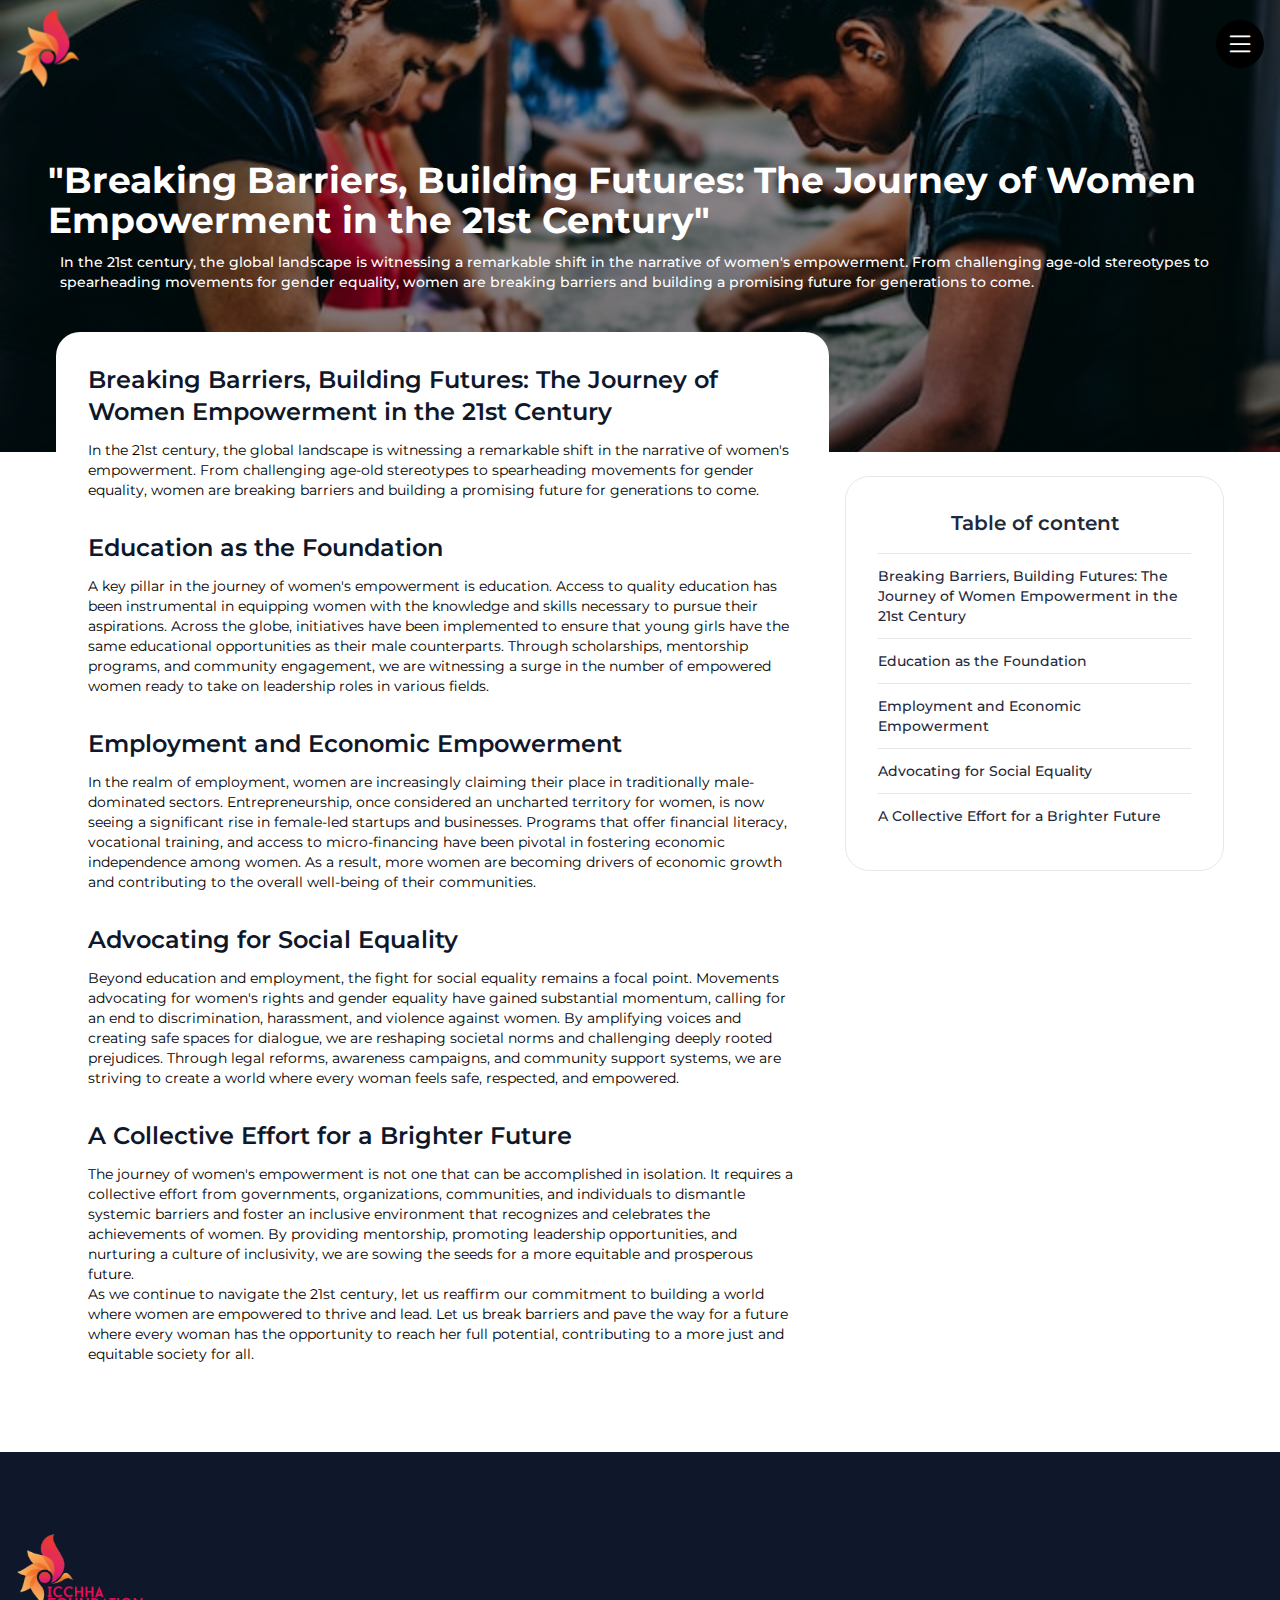
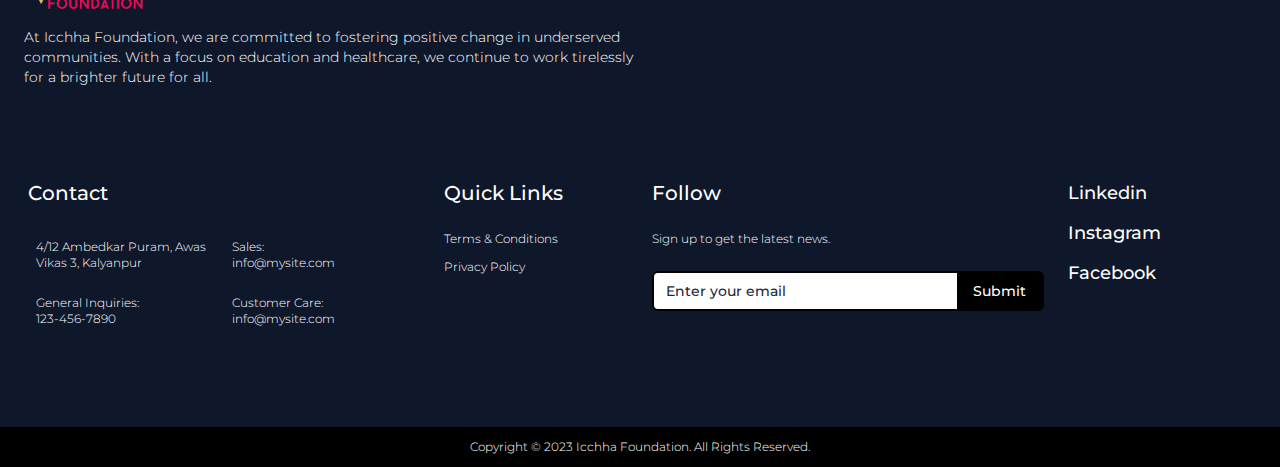
<file: blog2.html>
<!DOCTYPE html>
<html lang="en">
<!-- Tailwind CSS Command -->
<!-- npx tailwindcss -i ./src/input.css -o ./dist/assets/css/output.css --watch -->
<head>
    <!-- Required Meta Tags -->
    <meta charset="UTF-8">
    <meta content="width=device-width, initial-scale=1.0" name="viewport">
    <!-- Google Font CDN Links -->
    <link href="https://fonts.googleapis.com" rel="preconnect">
    <link href="https://fonts.gstatic.com" rel="preconnect">
    <link href="https://fonts.googleapis.com/css2?family=Montserrat:wght@400;500;600;700&display=swap" rel=
    "stylesheet">
    <!-- Bootstrap Icons CSS File Link -->
    <link href="assets/css/bootstrap-icon.css" rel="stylesheet">
    <!-- Tailwind CSS File Link -->
    <link href="assets/css/output.css" rel="stylesheet">
    <!-- Custom CSS File Link -->
    <link href="assets/css/style.css" rel="stylesheet">
    <!-- Favicon Tags -->
    <link rel="apple-touch-icon" sizes="180x180" href="assets/favicon_io/apple-touch-icon.png">
    <link rel="icon" type="image/png" sizes="32x32" href="assets/favicon_io/favicon-32x32.png">
    <link rel="icon" type="image/png" sizes="16x16" href="assets/favicon_io/favicon-16x16.png">
    <link rel="manifest" href="assets/favicon_io/site.webmanifest">
    <link rel="icon" type="image/x-icon" href="assets/favicon_io/favicon.ico">
    <title>Icchha Foundation | Home</title>
</head>
<body>
    <!-- Header Section -->
    <header>
        <nav class="transition-all fixed z-50 top-0 left-0 w-full navBar">
            <div>
                <div class="flex items-center justify-between">
                    <div class="p-2">
                        <a href="index.html"><img alt="our main logo" class="w-20 block" src="assets/images/logo.webp"></a>
                    </div>
                    <div class="flex items-center fixed top-5 right-4 z-50">
                        <button class=
                        "text-3xl text-white bg-black rounded-full shadow-black/30 leading-3 w-12 h-12 flex justify-center items-center openMenu">
                        <i class="bi bi-list"></i></button> <button class=
                        "text-3xl hidden text-white bg-black rounded-full shadow-black/30 leading-3 w-12 h-12 justify-center items-center closeMenu">
                        <i class="bi bi-x-lg"></i></button>
                    </div>
                    <div class=
                    "fixed menu border-s shadow-xl -right-full transition-all top-0 sm:w-1/2 w-2/3 bg-black/40 backdrop-blur-sm h-screen pt-32 overflow-y-auto">
                        <a class=
                        "navLinks text-white md:text-xl text-lg uppercase font-semibold block w-full lg:hover:bg-white md:p-6 lg:hover:text-slate-900 border-b p-4"
                        href="index.html">Home</a>
                        <div class="flex items-center text-white text-2xl md:p-6 p-4">
                            <a href="#"><i class="bi bi-instagram px-2 lg:hover:text-pink-600"></i></a> <a href=
                            "#"><i class="bi bi-facebook px-2 lg:hover:text-pink-600"></i></a> <a href="#"><i class=
                            "bi bi-linkedin px-2 lg:hover:text-pink-600"></i></a> <a href="#"><i class=
                            "bi bi-twitch px-2 lg:hover:text-pink-600"></i></a>
                        </div>
                    </div>
                </div>
            </div>
        </nav>
        <section class="bg-cover bg-center bg-no-repeat" style="background-image: linear-gradient(rgba(0,0,0,0.4),rgba(0,0,0,0.5)), url('assets/images/womenEmpower.jpg');">
            <div class="container mx-auto py-40 md:px-12 px-4">
                <h1 class="text-white md:text-4xl text-2xl font-bold">
                    "Breaking Barriers, Building Futures: The Journey of Women Empowerment in the 21st Century"
                </h1>
                <p class="sm:text-sm text-xs px-3 font-medium mt-3 text-white">
                    In the 21st century, the global landscape is witnessing a remarkable shift in the narrative of women's empowerment. From challenging age-old stereotypes to spearheading movements for gender equality, women are breaking barriers and building a promising future for generations to come.
                </p>
            </div>
        </section>
    </header>
    <!-- section -->
    <section>
        <div class="container mx-auto">
            <div class="flex flex-wrap justify-center md:px-12 px-4">
                <div class="sm:w-2/3 w-full p-2 lg:order-1 order-2">
                    <div class="lg:p-8 rounded-3xl bg-white lg:-mt-32 md:text-sm text-xs">
                        <h2 id="box1" class="text-slate-900 md:text-2xl text-lg font-semibold mb-3">Breaking Barriers, Building Futures: The Journey of Women Empowerment in the 21st Century</h2>
                        <p>In the 21st century, the global landscape is witnessing a remarkable shift in the narrative of women's empowerment. From challenging age-old stereotypes to spearheading movements for gender equality, women are breaking barriers and building a promising future for generations to come.</p>

                        <h2 id="box2" class="text-slate-900 md:text-2xl text-lg font-semibold pt-8 mb-3">Education as the Foundation</h2>
                        <p>A key pillar in the journey of women's empowerment is education. Access to quality education has been instrumental in equipping women with the knowledge and skills necessary to pursue their aspirations. Across the globe, initiatives have been implemented to ensure that young girls have the same educational opportunities as their male counterparts. Through scholarships, mentorship programs, and community engagement, we are witnessing a surge in the number of empowered women ready to take on leadership roles in various fields.</p>

                        <h2 id="box3" class="text-slate-900 md:text-2xl text-lg font-semibold pt-8 mb-3">Employment and Economic Empowerment</h2>
                        <p>In the realm of employment, women are increasingly claiming their place in traditionally male-dominated sectors. Entrepreneurship, once considered an uncharted territory for women, is now seeing a significant rise in female-led startups and businesses. Programs that offer financial literacy, vocational training, and access to micro-financing have been pivotal in fostering economic independence among women. As a result, more women are becoming drivers of economic growth and contributing to the overall well-being of their communities.</p>

                        <h2 id="box4" class="text-slate-900 md:text-2xl text-lg font-semibold pt-8 mb-3">Advocating for Social Equality</h2>
                        <p>Beyond education and employment, the fight for social equality remains a focal point. Movements advocating for women's rights and gender equality have gained substantial momentum, calling for an end to discrimination, harassment, and violence against women. By amplifying voices and creating safe spaces for dialogue, we are reshaping societal norms and challenging deeply rooted prejudices. Through legal reforms, awareness campaigns, and community support systems, we are striving to create a world where every woman feels safe, respected, and empowered.</p>

                        <h2 id="box5" class="text-slate-900 md:text-2xl text-lg font-semibold pt-8 mb-3">A Collective Effort for a Brighter Future</h2>
                        <p>The journey of women's empowerment is not one that can be accomplished in isolation. It requires a collective effort from governments, organizations, communities, and individuals to dismantle systemic barriers and foster an inclusive environment that recognizes and celebrates the achievements of women. By providing mentorship, promoting leadership opportunities, and nurturing a culture of inclusivity, we are sowing the seeds for a more equitable and prosperous future.</p>

                        <p>As we continue to navigate the 21st century, let us reaffirm our commitment to building a world where women are empowered to thrive and lead. Let us break barriers and pave the way for a future where every woman has the opportunity to reach her full potential, contributing to a more just and equitable society for all.</p>
                    </div>
                </div>
                <div class="lg:w-1/3 sm:w-2/3 w-full p-2 relative lg:order-2 order-1">
                    <div class="p-8 border rounded-3xl mt-4 bg-white sticky top-32">
                        <h3 class="text-center text-slate-800 text-xl font-semibold pb-4 border-b">Table of content</h3>
                        <a href="#box1" class="text-slate-800 text-sm font-medium lg:hover:text-blue-600 block w-full py-3 border-b">
                            Breaking Barriers, Building Futures: The Journey of Women Empowerment in the 21st Century
                        </a>
                        <a href="#box2" class="text-slate-800 text-sm font-medium lg:hover:text-blue-600 block w-full py-3 border-b">
                            Education as the Foundation
                        </a>
                        <a href="#box3" class="text-slate-800 text-sm font-medium lg:hover:text-blue-600 block w-full py-3 border-b">
                            Employment and Economic Empowerment
                        </a>
                        <a href="#box4" class="text-slate-800 text-sm font-medium lg:hover:text-blue-600 block w-full py-3 border-b">
                            Advocating for Social Equality
                        </a>
                        <a href="#box5" class="text-slate-800 text-sm font-medium lg:hover:text-blue-600 block w-full py-3">
                            A Collective Effort for a Brighter Future
                        </a>
                    </div>
                </div>
            </div>
        </div>
    </section>
    <!-- Footer -->
    <footer class="bg-slate-900 lg:text-start text-center mt-12" id="contact">
        <div class="container mx-auto py-20 px-4">
            <div>
                <img alt="main logo" class="w-32 dark:brightness-[10000]" src="assets/images/logo2.webp">
                <p class="text-sm text-white font-light ps-2 lg:w-1/2 sm:w-2/3 w-full mt-4">
                    At Icchha Foundation, we
                    are committed to fostering positive change in underserved communities. With a focus on education and
                    healthcare, we continue to work tirelessly for a brighter future for all.
                </p>
            </div>
            <div class="flex flex-wrap text-white text-xs font-light mt-10">
                <div class="lg:w-2/6 sm:w-1/2 w-full p-3 mt-10">
                    <h3 class="text-xl font-medium">Contact</h3>
                    <div class="flex flex-wrap mt-6">
                        <div class="sm:w-1/2 w-full p-2">
                            <div>
                                <p>4/12 Ambedkar Puram, Awas Vikas 3, Kalyanpur</p>
                            </div>
                            <div class="mt-6">
                                <p>General Inquiries:</p>
                                <p>123-456-7890</p>
                            </div>
                        </div>
                        <div class="sm:w-1/2 w-full p-2">
                            <div>
                                <p>Sales:</p>
                                <p>info@mysite.com</p>
                            </div>
                            <div class="mt-6">
                                <p>Customer Care:</p>
                                <p>info@mysite.com</p>
                            </div>
                        </div>
                    </div>
                </div>
                <div class="lg:w-1/6 sm:w-1/2 w-full p-3 mt-10">
                    <h3 class="text-xl font-medium">Quick Links</h3>
                    <div>
                        <a class="mt-6 block mb-3" href="disclaimer.html">Terms & Conditions</a> <a class="block" href=
                        "privacy.html">Privacy Policy</a>
                    </div>
                </div>
                <div class="lg:w-2/6 sm:w-1/2 w-full p-3 mt-10">
                    <h3 class="text-xl font-medium">Follow</h3>
                    <p class="mt-6">Sign up to get the latest news.</p>
                    <form class="mt-6">
                        <div class="flex items-center overflow-hidden rounded-md border-2 border-black">
                            <input class=
                            "text-sm font-medium text-slate-800 bg-white border-0 outline-none block py-2 px-3 placeholder:text-slate-800 w-full"
                            placeholder="Enter your email" required="" type="email"> <button class=
                            "bg-black hover:bg-slate-950 text-white text-sm font-medium py-2 px-4 border-0" type=
                            "submit">Submit</button>
                        </div>
                    </form>
                </div>
                <div class="lg:w-1/6 sm:w-1/2 w-full p-3 mt-10">
                    <a class="block w-full text-lg font-medium mb-3" href="#">Linkedin</a> <a class=
                    "block w-full text-lg font-medium mb-3" href="#">Instagram</a> <a class=
                    "block w-full text-lg font-medium" href="#">Facebook</a>
                </div>
            </div>
        </div>
    </footer>
    <!-- Bottom strip -->
    <section class="bg-black">
        <div class="container mx-auto">
            <h3 class="text-center py-3 text-white font-light text-xs">Copyright © 2023 Icchha Foundation. All Rights
            Reserved.</h3>
        </div>
    </section>
    <script src="assets/js/jquery.js">
    </script> 
    <script src="assets/js/main.js">
    </script>
</body>
</html>
</file>
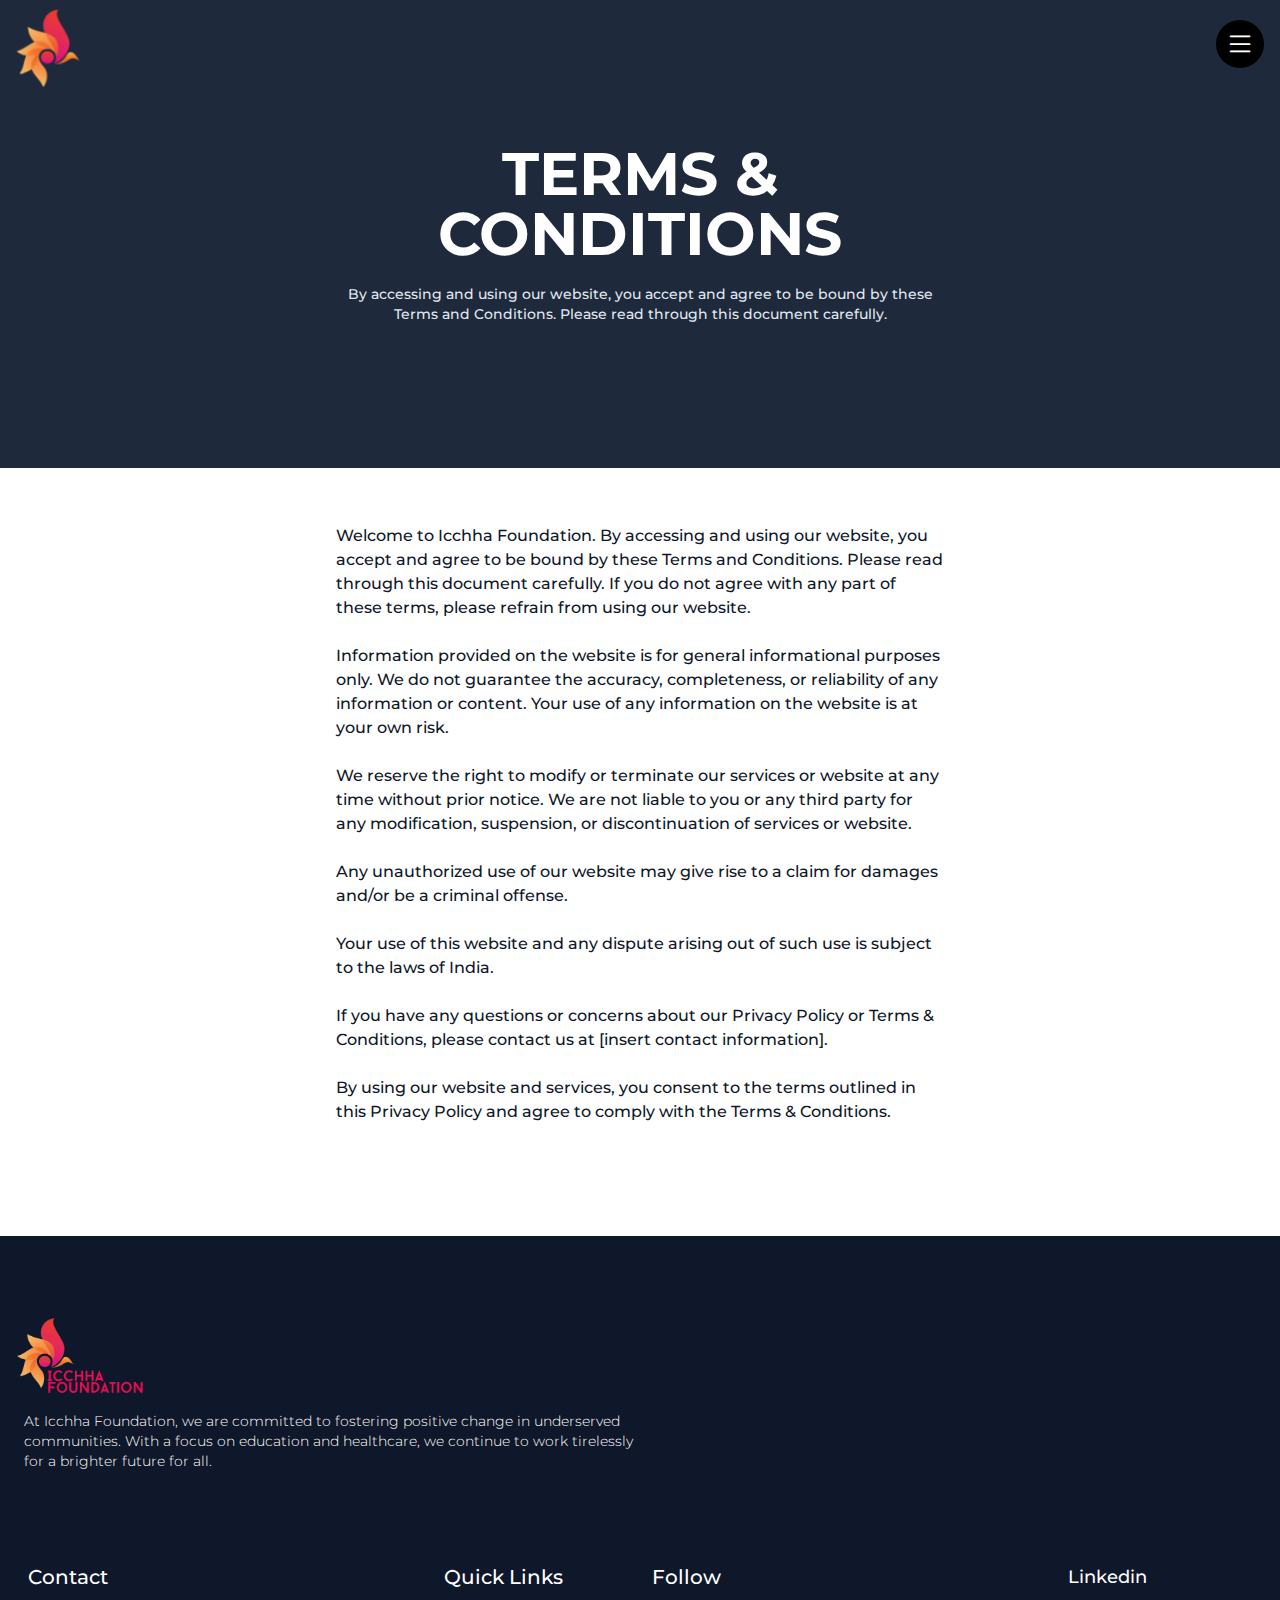
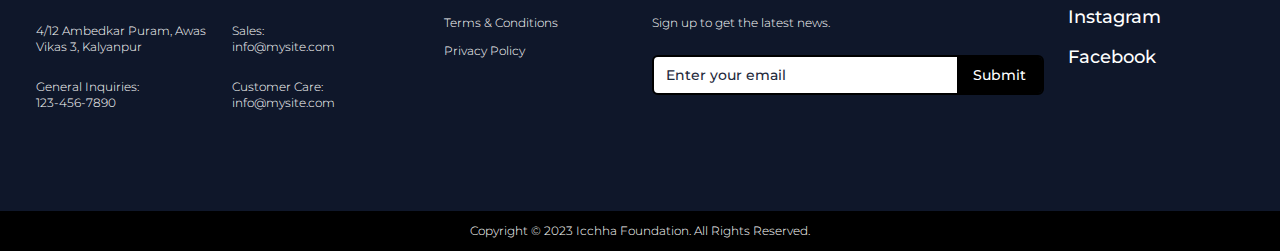
<file: disclaimer.html>
<!DOCTYPE html>
<html lang="en">
<!-- Tailwind CSS Command -->
<!-- npx tailwindcss -i ./src/input.css -o ./dist/assets/css/output.css --watch -->
<head>
    <!-- Required Meta Tags -->
    <meta charset="UTF-8">
    <meta content="width=device-width, initial-scale=1.0" name="viewport">
    <!-- Google Font CDN Links -->
    <link href="https://fonts.googleapis.com" rel="preconnect">
    <link href="https://fonts.gstatic.com" rel="preconnect">
    <link href="https://fonts.googleapis.com/css2?family=Montserrat:wght@400;500;600;700&display=swap" rel=
    "stylesheet">
    <!-- Bootstrap Icons CSS File Link -->
    <link href="assets/css/bootstrap-icon.css" rel="stylesheet">
    <!-- Tailwind CSS File Link -->
    <link href="assets/css/output.css" rel="stylesheet">
    <!-- Custom CSS File Link -->
    <link href="assets/css/style.css" rel="stylesheet">
    <!-- Favicon Tags -->
    <link rel="apple-touch-icon" sizes="180x180" href="assets/favicon_io/apple-touch-icon.png">
    <link rel="icon" type="image/png" sizes="32x32" href="assets/favicon_io/favicon-32x32.png">
    <link rel="icon" type="image/png" sizes="16x16" href="assets/favicon_io/favicon-16x16.png">
    <link rel="manifest" href="assets/favicon_io/site.webmanifest">
    <link rel="icon" type="image/x-icon" href="assets/favicon_io/favicon.ico">
    <title>Icchha Foundation | Home</title>
</head>
<body>
    <!-- Header Section -->
    <header>
        <nav class="transition-all fixed z-50 top-0 left-0 w-full navBar">
            <div>
                <div class="flex items-center justify-between">
                    <div class="p-2">
                        <a href="index.html"><img alt="our main logo" class="w-20 block" src="assets/images/logo.webp"></a>
                    </div>
                    <div class="flex items-center fixed top-5 right-4 z-50">
                        <button class=
                        "text-3xl text-white bg-black rounded-full shadow-black/30 leading-3 w-12 h-12 flex justify-center items-center openMenu">
                        <i class="bi bi-list"></i></button> <button class=
                        "text-3xl hidden text-white bg-black rounded-full shadow-black/30 leading-3 w-12 h-12 justify-center items-center closeMenu">
                        <i class="bi bi-x-lg"></i></button>
                    </div>
                    <div class=
                    "fixed menu border-s shadow-xl -right-full transition-all top-0 sm:w-1/2 w-2/3 bg-black/40 backdrop-blur-sm h-screen pt-32 overflow-y-auto">
                        <a class=
                        "navLinks text-white md:text-xl text-lg uppercase font-semibold block w-full lg:hover:bg-white md:p-6 lg:hover:text-slate-900 border-b p-4"
                        href="index.html">Home</a>
                        <div class="flex items-center text-white text-2xl md:p-6 p-4">
                            <a href="#"><i class="bi bi-instagram px-2 lg:hover:text-pink-600"></i></a> <a href=
                            "#"><i class="bi bi-facebook px-2 lg:hover:text-pink-600"></i></a> <a href="#"><i class=
                            "bi bi-linkedin px-2 lg:hover:text-pink-600"></i></a> <a href="#"><i class=
                            "bi bi-twitch px-2 lg:hover:text-pink-600"></i></a>
                        </div>
                    </div>
                </div>
            </div>
        </nav>
        <section class="bg-slate-800">
            <div class="container mx-auto py-32">
                <div class="flex justify-center">
                    <div class="lg:w-1/2 sm:w-2/3 w-full p-4">
                        <h1 class="text-center text-white md:text-6xl text-4xl uppercase font-bold">Terms & Conditions</h1>
                        <p class="text-center text-slate-200 text-sm mt-5 font-medium">
                            By accessing and using our website, you accept and agree to be bound by these Terms and Conditions. Please read through this document carefully.
                        </p>
                    </div>
                </div>
            </div>
        </section>
    </header>
    <!-- section -->
    <section>
        <div class="container mx-auto pt-10 pb-24">
            <div class="flex justify-center">
                <div class="lg:w-1/2 sm:w-2/3 w-full p-4">
                    <p class="text-slate-900 sm:text-base text-sm font-medium">
                        Welcome to Icchha Foundation. By accessing and using our website, you accept and agree to be bound by these Terms and Conditions. Please read through this document carefully. If you do not agree with any part of these terms, please refrain from using our website.
                        <br><br>
                        Information provided on the website is for general informational purposes only. We do not guarantee the accuracy, completeness, or reliability of any information or content. Your use of any information on the website is at your own risk.
                        <br><br>
                        We reserve the right to modify or terminate our services or website at any time without prior notice. We are not liable to you or any third party for any modification, suspension, or discontinuation of services or website.
                        <br><br>
                        Any unauthorized use of our website may give rise to a claim for damages and/or be a criminal offense.
                        <br><br>
                        Your use of this website and any dispute arising out of such use is subject to the laws of India.
                        <br><br>
                        If you have any questions or concerns about our Privacy Policy or Terms & Conditions, please contact us at [insert contact information].
                        <br><br>
                        By using our website and services, you consent to the terms outlined in this Privacy Policy and agree to comply with the Terms & Conditions.
                    </p>
                </div>
            </div>
        </div>
    </section>
    <!-- Footer -->
    <footer class="bg-slate-900 lg:text-start text-center" id="contact">
        <div class="container mx-auto py-20 px-4">
            <div>
                <img alt="main logo" class="w-32 dark:brightness-[10000]" src="assets/images/logo2.webp">
                <p class="text-sm text-white font-light ps-2 lg:w-1/2 sm:w-2/3 w-full mt-4">
                    At Icchha Foundation, we
                    are committed to fostering positive change in underserved communities. With a focus on education and
                    healthcare, we continue to work tirelessly for a brighter future for all.
                </p>
            </div>
            <div class="flex flex-wrap text-white text-xs font-light mt-10">
                <div class="lg:w-2/6 sm:w-1/2 w-full p-3 mt-10">
                    <h3 class="text-xl font-medium">Contact</h3>
                    <div class="flex flex-wrap mt-6">
                        <div class="sm:w-1/2 w-full p-2">
                            <div>
                                <p>4/12 Ambedkar Puram, Awas Vikas 3, Kalyanpur</p>
                            </div>
                            <div class="mt-6">
                                <p>General Inquiries:</p>
                                <p>123-456-7890</p>
                            </div>
                        </div>
                        <div class="sm:w-1/2 w-full p-2">
                            <div>
                                <p>Sales:</p>
                                <p>info@mysite.com</p>
                            </div>
                            <div class="mt-6">
                                <p>Customer Care:</p>
                                <p>info@mysite.com</p>
                            </div>
                        </div>
                    </div>
                </div>
                <div class="lg:w-1/6 sm:w-1/2 w-full p-3 mt-10">
                    <h3 class="text-xl font-medium">Quick Links</h3>
                    <div>
                        <a class="mt-6 block mb-3" href="disclaimer.html">Terms & Conditions</a> <a class="block" href=
                        "privacy.html">Privacy Policy</a>
                    </div>
                </div>
                <div class="lg:w-2/6 sm:w-1/2 w-full p-3 mt-10">
                    <h3 class="text-xl font-medium">Follow</h3>
                    <p class="mt-6">Sign up to get the latest news.</p>
                    <form class="mt-6">
                        <div class="flex items-center overflow-hidden rounded-md border-2 border-black">
                            <input class=
                            "text-sm font-medium text-slate-800 bg-white border-0 outline-none block py-2 px-3 placeholder:text-slate-800 w-full"
                            placeholder="Enter your email" required="" type="email"> <button class=
                            "bg-black hover:bg-slate-950 text-white text-sm font-medium py-2 px-4 border-0" type=
                            "submit">Submit</button>
                        </div>
                    </form>
                </div>
                <div class="lg:w-1/6 sm:w-1/2 w-full p-3 mt-10">
                    <a class="block w-full text-lg font-medium mb-3" href="#">Linkedin</a> <a class=
                    "block w-full text-lg font-medium mb-3" href="#">Instagram</a> <a class=
                    "block w-full text-lg font-medium" href="#">Facebook</a>
                </div>
            </div>
        </div>
    </footer>
    <!-- Bottom strip -->
    <section class="bg-black">
        <div class="container mx-auto">
            <h3 class="text-center py-3 text-white font-light text-xs">Copyright © 2023 Icchha Foundation. All Rights
            Reserved.</h3>
        </div>
    </section>
    <script src="assets/js/jquery.js">
    </script> 
    <script src="assets/js/main.js">
    </script>
</body>
</html>
</file>
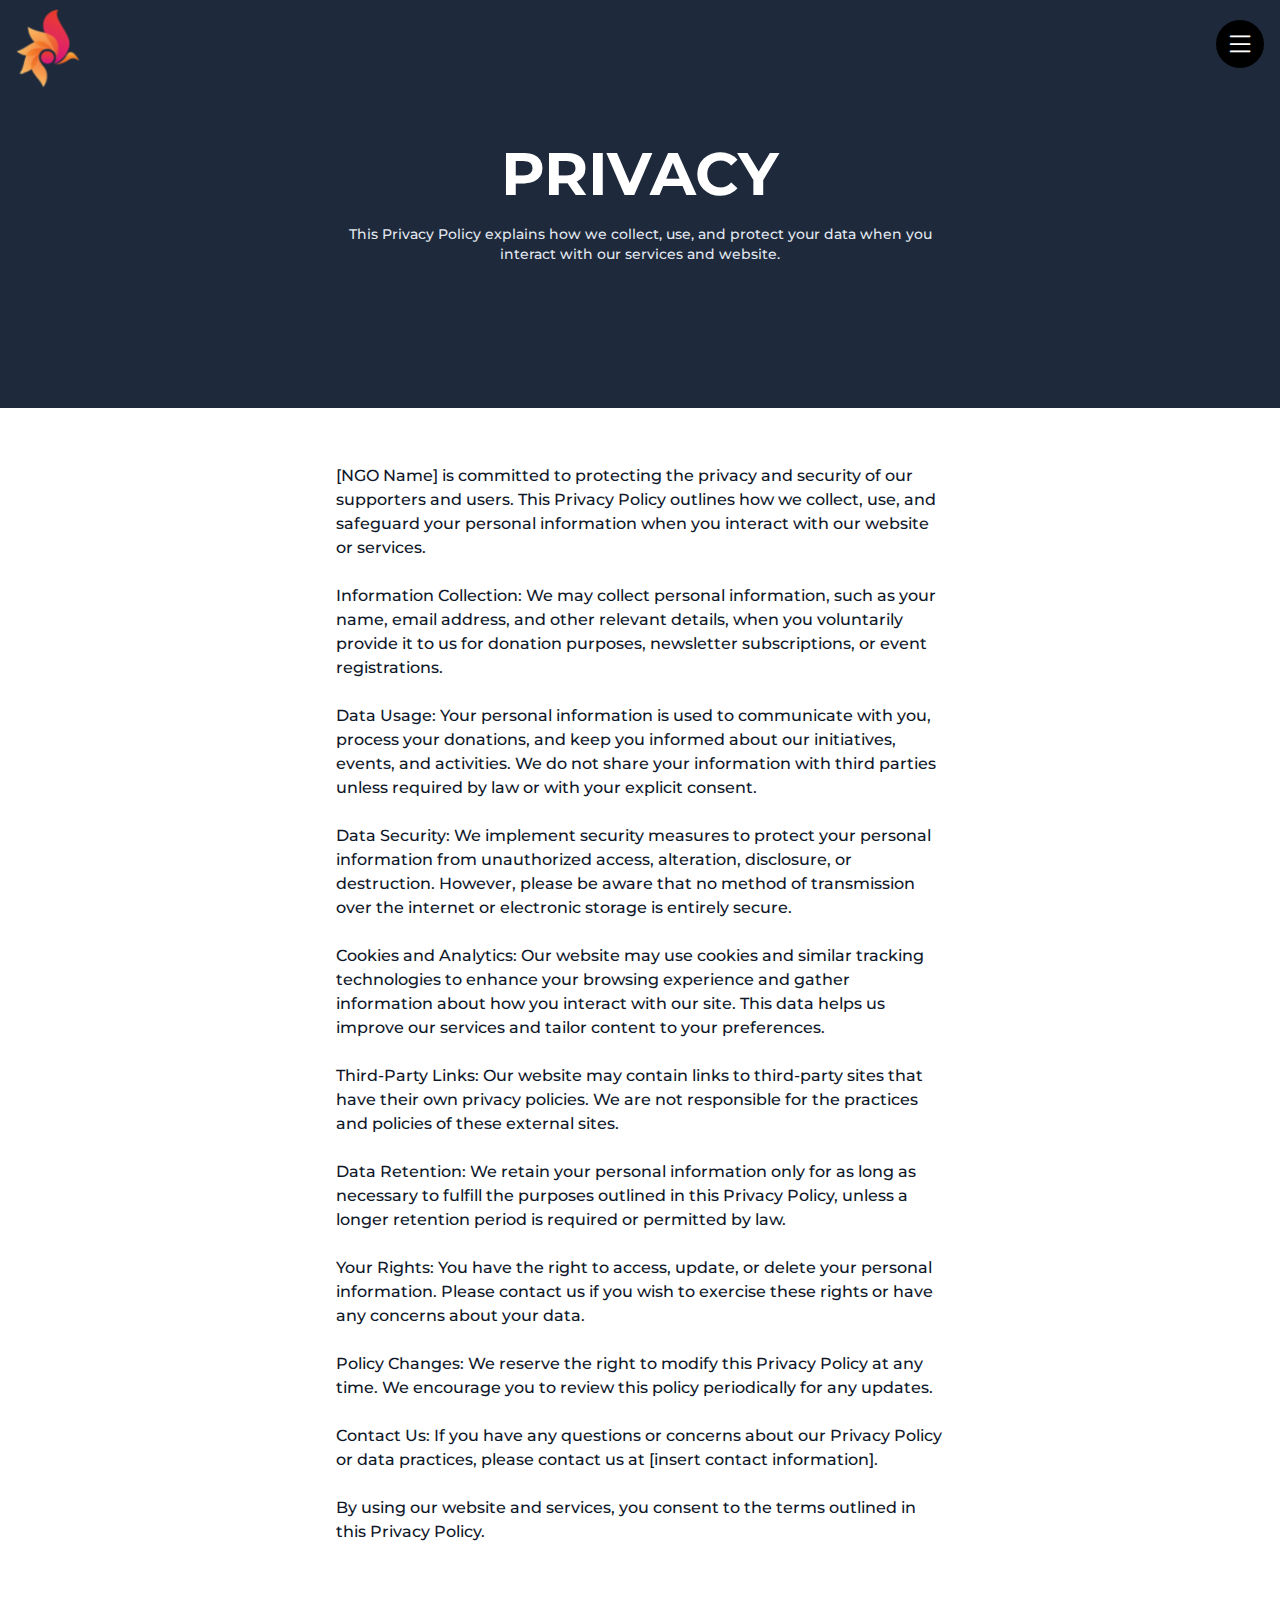
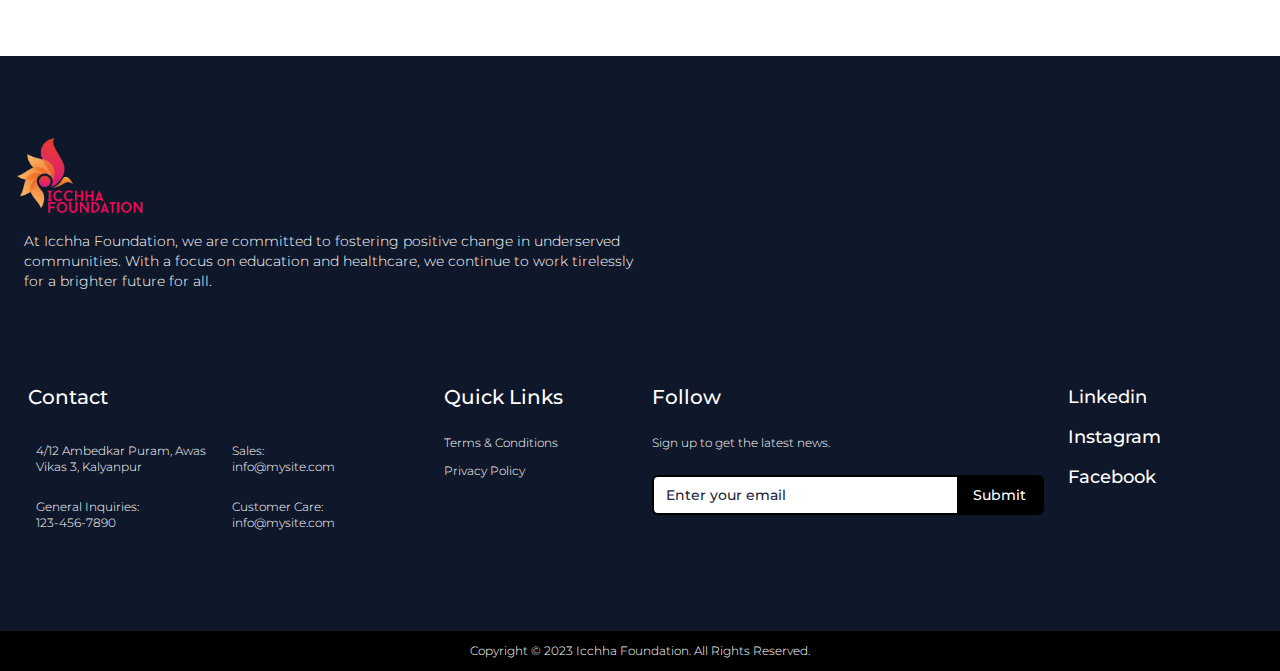
<file: privacy.html>
<!DOCTYPE html>
<html lang="en">
<!-- Tailwind CSS Command -->
<!-- npx tailwindcss -i ./src/input.css -o ./dist/assets/css/output.css --watch -->
<head>
    <!-- Required Meta Tags -->
    <meta charset="UTF-8">
    <meta content="width=device-width, initial-scale=1.0" name="viewport">
    <!-- Google Font CDN Links -->
    <link href="https://fonts.googleapis.com" rel="preconnect">
    <link href="https://fonts.gstatic.com" rel="preconnect">
    <link href="https://fonts.googleapis.com/css2?family=Montserrat:wght@400;500;600;700&display=swap" rel=
    "stylesheet">
    <!-- Bootstrap Icons CSS File Link -->
    <link href="assets/css/bootstrap-icon.css" rel="stylesheet">
    <!-- Tailwind CSS File Link -->
    <link href="assets/css/output.css" rel="stylesheet">
    <!-- Custom CSS File Link -->
    <link href="assets/css/style.css" rel="stylesheet">
    <!-- Favicon Tags -->
    <link rel="apple-touch-icon" sizes="180x180" href="assets/favicon_io/apple-touch-icon.png">
    <link rel="icon" type="image/png" sizes="32x32" href="assets/favicon_io/favicon-32x32.png">
    <link rel="icon" type="image/png" sizes="16x16" href="assets/favicon_io/favicon-16x16.png">
    <link rel="manifest" href="assets/favicon_io/site.webmanifest">
    <link rel="icon" type="image/x-icon" href="assets/favicon_io/favicon.ico">
    <title>Icchha Foundation | Home</title>
</head>
<body>
    <!-- Header Section -->
    <header>
        <nav class="transition-all fixed z-50 top-0 left-0 w-full navBar">
            <div>
                <div class="flex items-center justify-between">
                    <div class="p-2">
                        <a href="index.html"><img alt="our main logo" class="w-20 block" src="assets/images/logo.webp"></a>
                    </div>
                    <div class="flex items-center fixed top-5 right-4 z-50">
                        <button class=
                        "text-3xl text-white bg-black rounded-full shadow-black/30 leading-3 w-12 h-12 flex justify-center items-center openMenu">
                        <i class="bi bi-list"></i></button> <button class=
                        "text-3xl hidden text-white bg-black rounded-full shadow-black/30 leading-3 w-12 h-12 justify-center items-center closeMenu">
                        <i class="bi bi-x-lg"></i></button>
                    </div>
                    <div class=
                    "fixed menu border-s shadow-xl -right-full transition-all top-0 sm:w-1/2 w-2/3 bg-black/40 backdrop-blur-sm h-screen pt-32 overflow-y-auto">
                        <a class=
                        "navLinks text-white md:text-xl text-lg uppercase font-semibold block w-full lg:hover:bg-white md:p-6 lg:hover:text-slate-900 border-b p-4"
                        href="index.html">Home</a>
                        <div class="flex items-center text-white text-2xl md:p-6 p-4">
                            <a href="#"><i class="bi bi-instagram px-2 lg:hover:text-pink-600"></i></a> <a href=
                            "#"><i class="bi bi-facebook px-2 lg:hover:text-pink-600"></i></a> <a href="#"><i class=
                            "bi bi-linkedin px-2 lg:hover:text-pink-600"></i></a> <a href="#"><i class=
                            "bi bi-twitch px-2 lg:hover:text-pink-600"></i></a>
                        </div>
                    </div>
                </div>
            </div>
        </nav>
        <section class="bg-slate-800">
            <div class="container mx-auto py-32">
                <div class="flex justify-center">
                    <div class="lg:w-1/2 sm:w-2/3 w-full p-4">
                        <h1 class="text-center text-white md:text-6xl text-4xl uppercase font-bold">Privacy</h1>
                        <p class="text-center text-slate-200 text-sm mt-5 font-medium">
                            This Privacy Policy explains how we collect, use, and protect your data when you interact with our services and website.
                        </p>
                    </div>
                </div>
            </div>
        </section>
    </header>
    <!-- section -->
    <section>
        <div class="container mx-auto pt-10 pb-24">
            <div class="flex justify-center">
                <div class="lg:w-1/2 sm:w-2/3 w-full p-4">
                    <p class="text-slate-900 sm:text-base text-sm font-medium">
                        [NGO Name] is committed to protecting the privacy and security of our supporters and users. This Privacy Policy outlines how we collect, use, and safeguard your personal information when you interact with our website or services.
                        <br><br>
                        Information Collection: We may collect personal information, such as your name, email address, and other relevant details, when you voluntarily provide it to us for donation purposes, newsletter subscriptions, or event registrations.
                        <br><br>
                        Data Usage: Your personal information is used to communicate with you, process your donations, and keep you informed about our initiatives, events, and activities. We do not share your information with third parties unless required by law or with your explicit consent.
                        <br><br>
                        Data Security: We implement security measures to protect your personal information from unauthorized access, alteration, disclosure, or destruction. However, please be aware that no method of transmission over the internet or electronic storage is entirely secure.
                        <br><br>
                        Cookies and Analytics: Our website may use cookies and similar tracking technologies to enhance your browsing experience and gather information about how you interact with our site. This data helps us improve our services and tailor content to your preferences.
                        <br><br>
                        Third-Party Links: Our website may contain links to third-party sites that have their own privacy policies. We are not responsible for the practices and policies of these external sites.
                        <br><br>
                        Data Retention: We retain your personal information only for as long as necessary to fulfill the purposes outlined in this Privacy Policy, unless a longer retention period is required or permitted by law.
                        <br><br>
                        Your Rights: You have the right to access, update, or delete your personal information. Please contact us if you wish to exercise these rights or have any concerns about your data.
                        <br><br>
                        Policy Changes: We reserve the right to modify this Privacy Policy at any time. We encourage you to review this policy periodically for any updates.
                        <br><br>
                        Contact Us: If you have any questions or concerns about our Privacy Policy or data practices, please contact us at [insert contact information].
                        <br><br>
                        By using our website and services, you consent to the terms outlined in this Privacy Policy.
                    </p>
                </div>
            </div>
        </div>
    </section>
    <!-- Footer -->
    <footer class="bg-slate-900 lg:text-start text-center" id="contact">
        <div class="container mx-auto py-20 px-4">
            <div>
                <img alt="main logo" class="w-32 dark:brightness-[10000]" src="assets/images/logo2.webp">
                <p class="text-sm text-white font-light ps-2 lg:w-1/2 sm:w-2/3 w-full mt-4">
                    At Icchha Foundation, we
                    are committed to fostering positive change in underserved communities. With a focus on education and
                    healthcare, we continue to work tirelessly for a brighter future for all.
                </p>
            </div>
            <div class="flex flex-wrap text-white text-xs font-light mt-10">
                <div class="lg:w-2/6 sm:w-1/2 w-full p-3 mt-10">
                    <h3 class="text-xl font-medium">Contact</h3>
                    <div class="flex flex-wrap mt-6">
                        <div class="sm:w-1/2 w-full p-2">
                            <div>
                                <p>4/12 Ambedkar Puram, Awas Vikas 3, Kalyanpur</p>
                            </div>
                            <div class="mt-6">
                                <p>General Inquiries:</p>
                                <p>123-456-7890</p>
                            </div>
                        </div>
                        <div class="sm:w-1/2 w-full p-2">
                            <div>
                                <p>Sales:</p>
                                <p>info@mysite.com</p>
                            </div>
                            <div class="mt-6">
                                <p>Customer Care:</p>
                                <p>info@mysite.com</p>
                            </div>
                        </div>
                    </div>
                </div>
                <div class="lg:w-1/6 sm:w-1/2 w-full p-3 mt-10">
                    <h3 class="text-xl font-medium">Quick Links</h3>
                    <div>
                        <a class="mt-6 block mb-3" href="disclaimer.html">Terms & Conditions</a> <a class="block" href=
                        "privacy.html">Privacy Policy</a>
                    </div>
                </div>
                <div class="lg:w-2/6 sm:w-1/2 w-full p-3 mt-10">
                    <h3 class="text-xl font-medium">Follow</h3>
                    <p class="mt-6">Sign up to get the latest news.</p>
                    <form class="mt-6">
                        <div class="flex items-center overflow-hidden rounded-md border-2 border-black">
                            <input class=
                            "text-sm font-medium text-slate-800 bg-white border-0 outline-none block py-2 px-3 placeholder:text-slate-800 w-full"
                            placeholder="Enter your email" required="" type="email"> <button class=
                            "bg-black hover:bg-slate-950 text-white text-sm font-medium py-2 px-4 border-0" type=
                            "submit">Submit</button>
                        </div>
                    </form>
                </div>
                <div class="lg:w-1/6 sm:w-1/2 w-full p-3 mt-10">
                    <a class="block w-full text-lg font-medium mb-3" href="#">Linkedin</a> <a class=
                    "block w-full text-lg font-medium mb-3" href="#">Instagram</a> <a class=
                    "block w-full text-lg font-medium" href="#">Facebook</a>
                </div>
            </div>
        </div>
    </footer>
    <!-- Bottom strip -->
    <section class="bg-black">
        <div class="container mx-auto">
            <h3 class="text-center py-3 text-white font-light text-xs">Copyright © 2023 Icchha Foundation. All Rights
            Reserved.</h3>
        </div>
    </section>
    <script src="assets/js/jquery.js">
    </script> 
    <script src="assets/js/main.js">
    </script>
</body>
</html>
</file>
<file: assets/css/style.css>
* {
   margin: 0;
   padding: 0;
   box-sizing: border-box;
   font-family: 'Montserrat', sans-serif;
   scroll-behavior: smooth;
}

::-webkit-scrollbar {
   background-color: transparent;
   width: 5px;
   height: 0;
}

::-webkit-scrollbar-thumb {
   background-color: #E03754;
   border-radius: 10px;
}
</file>
<file: assets/css/output.css>
/*
! tailwindcss v3.3.3 | MIT License | https://tailwindcss.com
*/

/*
1. Prevent padding and border from affecting element width. (https://github.com/mozdevs/cssremedy/issues/4)
2. Allow adding a border to an element by just adding a border-width. (https://github.com/tailwindcss/tailwindcss/pull/116)
*/

*,
::before,
::after {
  box-sizing: border-box;
  /* 1 */
  border-width: 0;
  /* 2 */
  border-style: solid;
  /* 2 */
  border-color: #e5e7eb;
  /* 2 */
}

::before,
::after {
  --tw-content: '';
}

/*
1. Use a consistent sensible line-height in all browsers.
2. Prevent adjustments of font size after orientation changes in iOS.
3. Use a more readable tab size.
4. Use the user's configured `sans` font-family by default.
5. Use the user's configured `sans` font-feature-settings by default.
6. Use the user's configured `sans` font-variation-settings by default.
*/

html {
  line-height: 1.5;
  /* 1 */
  -webkit-text-size-adjust: 100%;
  /* 2 */
  -moz-tab-size: 4;
  /* 3 */
  -o-tab-size: 4;
     tab-size: 4;
  /* 3 */
  font-family: ui-sans-serif, system-ui, -apple-system, BlinkMacSystemFont, "Segoe UI", Roboto, "Helvetica Neue", Arial, "Noto Sans", sans-serif, "Apple Color Emoji", "Segoe UI Emoji", "Segoe UI Symbol", "Noto Color Emoji";
  /* 4 */
  font-feature-settings: normal;
  /* 5 */
  font-variation-settings: normal;
  /* 6 */
}

/*
1. Remove the margin in all browsers.
2. Inherit line-height from `html` so users can set them as a class directly on the `html` element.
*/

body {
  margin: 0;
  /* 1 */
  line-height: inherit;
  /* 2 */
}

/*
1. Add the correct height in Firefox.
2. Correct the inheritance of border color in Firefox. (https://bugzilla.mozilla.org/show_bug.cgi?id=190655)
3. Ensure horizontal rules are visible by default.
*/

hr {
  height: 0;
  /* 1 */
  color: inherit;
  /* 2 */
  border-top-width: 1px;
  /* 3 */
}

/*
Add the correct text decoration in Chrome, Edge, and Safari.
*/

abbr:where([title]) {
  -webkit-text-decoration: underline dotted;
          text-decoration: underline dotted;
}

/*
Remove the default font size and weight for headings.
*/

h1,
h2,
h3,
h4,
h5,
h6 {
  font-size: inherit;
  font-weight: inherit;
}

/*
Reset links to optimize for opt-in styling instead of opt-out.
*/

a {
  color: inherit;
  text-decoration: inherit;
}

/*
Add the correct font weight in Edge and Safari.
*/

b,
strong {
  font-weight: bolder;
}

/*
1. Use the user's configured `mono` font family by default.
2. Correct the odd `em` font sizing in all browsers.
*/

code,
kbd,
samp,
pre {
  font-family: ui-monospace, SFMono-Regular, Menlo, Monaco, Consolas, "Liberation Mono", "Courier New", monospace;
  /* 1 */
  font-size: 1em;
  /* 2 */
}

/*
Add the correct font size in all browsers.
*/

small {
  font-size: 80%;
}

/*
Prevent `sub` and `sup` elements from affecting the line height in all browsers.
*/

sub,
sup {
  font-size: 75%;
  line-height: 0;
  position: relative;
  vertical-align: baseline;
}

sub {
  bottom: -0.25em;
}

sup {
  top: -0.5em;
}

/*
1. Remove text indentation from table contents in Chrome and Safari. (https://bugs.chromium.org/p/chromium/issues/detail?id=999088, https://bugs.webkit.org/show_bug.cgi?id=201297)
2. Correct table border color inheritance in all Chrome and Safari. (https://bugs.chromium.org/p/chromium/issues/detail?id=935729, https://bugs.webkit.org/show_bug.cgi?id=195016)
3. Remove gaps between table borders by default.
*/

table {
  text-indent: 0;
  /* 1 */
  border-color: inherit;
  /* 2 */
  border-collapse: collapse;
  /* 3 */
}

/*
1. Change the font styles in all browsers.
2. Remove the margin in Firefox and Safari.
3. Remove default padding in all browsers.
*/

button,
input,
optgroup,
select,
textarea {
  font-family: inherit;
  /* 1 */
  font-feature-settings: inherit;
  /* 1 */
  font-variation-settings: inherit;
  /* 1 */
  font-size: 100%;
  /* 1 */
  font-weight: inherit;
  /* 1 */
  line-height: inherit;
  /* 1 */
  color: inherit;
  /* 1 */
  margin: 0;
  /* 2 */
  padding: 0;
  /* 3 */
}

/*
Remove the inheritance of text transform in Edge and Firefox.
*/

button,
select {
  text-transform: none;
}

/*
1. Correct the inability to style clickable types in iOS and Safari.
2. Remove default button styles.
*/

button,
[type='button'],
[type='reset'],
[type='submit'] {
  -webkit-appearance: button;
  /* 1 */
  background-color: transparent;
  /* 2 */
  background-image: none;
  /* 2 */
}

/*
Use the modern Firefox focus style for all focusable elements.
*/

:-moz-focusring {
  outline: auto;
}

/*
Remove the additional `:invalid` styles in Firefox. (https://github.com/mozilla/gecko-dev/blob/2f9eacd9d3d995c937b4251a5557d95d494c9be1/layout/style/res/forms.css#L728-L737)
*/

:-moz-ui-invalid {
  box-shadow: none;
}

/*
Add the correct vertical alignment in Chrome and Firefox.
*/

progress {
  vertical-align: baseline;
}

/*
Correct the cursor style of increment and decrement buttons in Safari.
*/

::-webkit-inner-spin-button,
::-webkit-outer-spin-button {
  height: auto;
}

/*
1. Correct the odd appearance in Chrome and Safari.
2. Correct the outline style in Safari.
*/

[type='search'] {
  -webkit-appearance: textfield;
  /* 1 */
  outline-offset: -2px;
  /* 2 */
}

/*
Remove the inner padding in Chrome and Safari on macOS.
*/

::-webkit-search-decoration {
  -webkit-appearance: none;
}

/*
1. Correct the inability to style clickable types in iOS and Safari.
2. Change font properties to `inherit` in Safari.
*/

::-webkit-file-upload-button {
  -webkit-appearance: button;
  /* 1 */
  font: inherit;
  /* 2 */
}

/*
Add the correct display in Chrome and Safari.
*/

summary {
  display: list-item;
}

/*
Removes the default spacing and border for appropriate elements.
*/

blockquote,
dl,
dd,
h1,
h2,
h3,
h4,
h5,
h6,
hr,
figure,
p,
pre {
  margin: 0;
}

fieldset {
  margin: 0;
  padding: 0;
}

legend {
  padding: 0;
}

ol,
ul,
menu {
  list-style: none;
  margin: 0;
  padding: 0;
}

/*
Reset default styling for dialogs.
*/

dialog {
  padding: 0;
}

/*
Prevent resizing textareas horizontally by default.
*/

textarea {
  resize: vertical;
}

/*
1. Reset the default placeholder opacity in Firefox. (https://github.com/tailwindlabs/tailwindcss/issues/3300)
2. Set the default placeholder color to the user's configured gray 400 color.
*/

input::-moz-placeholder, textarea::-moz-placeholder {
  opacity: 1;
  /* 1 */
  color: #9ca3af;
  /* 2 */
}

input::placeholder,
textarea::placeholder {
  opacity: 1;
  /* 1 */
  color: #9ca3af;
  /* 2 */
}

/*
Set the default cursor for buttons.
*/

button,
[role="button"] {
  cursor: pointer;
}

/*
Make sure disabled buttons don't get the pointer cursor.
*/

:disabled {
  cursor: default;
}

/*
1. Make replaced elements `display: block` by default. (https://github.com/mozdevs/cssremedy/issues/14)
2. Add `vertical-align: middle` to align replaced elements more sensibly by default. (https://github.com/jensimmons/cssremedy/issues/14#issuecomment-634934210)
   This can trigger a poorly considered lint error in some tools but is included by design.
*/

img,
svg,
video,
canvas,
audio,
iframe,
embed,
object {
  display: block;
  /* 1 */
  vertical-align: middle;
  /* 2 */
}

/*
Constrain images and videos to the parent width and preserve their intrinsic aspect ratio. (https://github.com/mozdevs/cssremedy/issues/14)
*/

img,
video {
  max-width: 100%;
  height: auto;
}

/* Make elements with the HTML hidden attribute stay hidden by default */

[hidden] {
  display: none;
}

*, ::before, ::after {
  --tw-border-spacing-x: 0;
  --tw-border-spacing-y: 0;
  --tw-translate-x: 0;
  --tw-translate-y: 0;
  --tw-rotate: 0;
  --tw-skew-x: 0;
  --tw-skew-y: 0;
  --tw-scale-x: 1;
  --tw-scale-y: 1;
  --tw-pan-x:  ;
  --tw-pan-y:  ;
  --tw-pinch-zoom:  ;
  --tw-scroll-snap-strictness: proximity;
  --tw-gradient-from-position:  ;
  --tw-gradient-via-position:  ;
  --tw-gradient-to-position:  ;
  --tw-ordinal:  ;
  --tw-slashed-zero:  ;
  --tw-numeric-figure:  ;
  --tw-numeric-spacing:  ;
  --tw-numeric-fraction:  ;
  --tw-ring-inset:  ;
  --tw-ring-offset-width: 0px;
  --tw-ring-offset-color: #fff;
  --tw-ring-color: rgb(59 130 246 / 0.5);
  --tw-ring-offset-shadow: 0 0 #0000;
  --tw-ring-shadow: 0 0 #0000;
  --tw-shadow: 0 0 #0000;
  --tw-shadow-colored: 0 0 #0000;
  --tw-blur:  ;
  --tw-brightness:  ;
  --tw-contrast:  ;
  --tw-grayscale:  ;
  --tw-hue-rotate:  ;
  --tw-invert:  ;
  --tw-saturate:  ;
  --tw-sepia:  ;
  --tw-drop-shadow:  ;
  --tw-backdrop-blur:  ;
  --tw-backdrop-brightness:  ;
  --tw-backdrop-contrast:  ;
  --tw-backdrop-grayscale:  ;
  --tw-backdrop-hue-rotate:  ;
  --tw-backdrop-invert:  ;
  --tw-backdrop-opacity:  ;
  --tw-backdrop-saturate:  ;
  --tw-backdrop-sepia:  ;
}

::backdrop {
  --tw-border-spacing-x: 0;
  --tw-border-spacing-y: 0;
  --tw-translate-x: 0;
  --tw-translate-y: 0;
  --tw-rotate: 0;
  --tw-skew-x: 0;
  --tw-skew-y: 0;
  --tw-scale-x: 1;
  --tw-scale-y: 1;
  --tw-pan-x:  ;
  --tw-pan-y:  ;
  --tw-pinch-zoom:  ;
  --tw-scroll-snap-strictness: proximity;
  --tw-gradient-from-position:  ;
  --tw-gradient-via-position:  ;
  --tw-gradient-to-position:  ;
  --tw-ordinal:  ;
  --tw-slashed-zero:  ;
  --tw-numeric-figure:  ;
  --tw-numeric-spacing:  ;
  --tw-numeric-fraction:  ;
  --tw-ring-inset:  ;
  --tw-ring-offset-width: 0px;
  --tw-ring-offset-color: #fff;
  --tw-ring-color: rgb(59 130 246 / 0.5);
  --tw-ring-offset-shadow: 0 0 #0000;
  --tw-ring-shadow: 0 0 #0000;
  --tw-shadow: 0 0 #0000;
  --tw-shadow-colored: 0 0 #0000;
  --tw-blur:  ;
  --tw-brightness:  ;
  --tw-contrast:  ;
  --tw-grayscale:  ;
  --tw-hue-rotate:  ;
  --tw-invert:  ;
  --tw-saturate:  ;
  --tw-sepia:  ;
  --tw-drop-shadow:  ;
  --tw-backdrop-blur:  ;
  --tw-backdrop-brightness:  ;
  --tw-backdrop-contrast:  ;
  --tw-backdrop-grayscale:  ;
  --tw-backdrop-hue-rotate:  ;
  --tw-backdrop-invert:  ;
  --tw-backdrop-opacity:  ;
  --tw-backdrop-saturate:  ;
  --tw-backdrop-sepia:  ;
}

.container {
  width: 100%;
}

@media (min-width: 640px) {
  .container {
    max-width: 640px;
  }
}

@media (min-width: 768px) {
  .container {
    max-width: 768px;
  }
}

@media (min-width: 1024px) {
  .container {
    max-width: 1024px;
  }
}

@media (min-width: 1280px) {
  .container {
    max-width: 1280px;
  }
}

@media (min-width: 1536px) {
  .container {
    max-width: 1536px;
  }
}

.visible {
  visibility: visible;
}

.static {
  position: static;
}

.fixed {
  position: fixed;
}

.absolute {
  position: absolute;
}

.relative {
  position: relative;
}

.sticky {
  position: sticky;
}

.-left-7 {
  left: -1.75rem;
}

.-right-full {
  right: -100%;
}

.-top-5 {
  top: -1.25rem;
}

.bottom-0 {
  bottom: 0px;
}

.left-0 {
  left: 0px;
}

.left-1\/2 {
  left: 50%;
}

.right-0 {
  right: 0px;
}

.right-4 {
  right: 1rem;
}

.top-0 {
  top: 0px;
}

.top-1\/2 {
  top: 50%;
}

.top-32 {
  top: 8rem;
}

.top-5 {
  top: 1.25rem;
}

.z-10 {
  z-index: 10;
}

.z-50 {
  z-index: 50;
}

.order-2 {
  order: 2;
}

.order-1 {
  order: 1;
}

.mx-auto {
  margin-left: auto;
  margin-right: auto;
}

.my-7 {
  margin-top: 1.75rem;
  margin-bottom: 1.75rem;
}

.-mt-24 {
  margin-top: -6rem;
}

.-mt-32 {
  margin-top: -8rem;
}

.mb-12 {
  margin-bottom: 3rem;
}

.mb-2 {
  margin-bottom: 0.5rem;
}

.mb-3 {
  margin-bottom: 0.75rem;
}

.mb-4 {
  margin-bottom: 1rem;
}

.mb-5 {
  margin-bottom: 1.25rem;
}

.mb-6 {
  margin-bottom: 1.5rem;
}

.mb-8 {
  margin-bottom: 2rem;
}

.mt-10 {
  margin-top: 2.5rem;
}

.mt-12 {
  margin-top: 3rem;
}

.mt-2 {
  margin-top: 0.5rem;
}

.mt-3 {
  margin-top: 0.75rem;
}

.mt-4 {
  margin-top: 1rem;
}

.mt-5 {
  margin-top: 1.25rem;
}

.mt-6 {
  margin-top: 1.5rem;
}

.mt-8 {
  margin-top: 2rem;
}

.block {
  display: block;
}

.inline-block {
  display: inline-block;
}

.inline {
  display: inline;
}

.flex {
  display: flex;
}

.table {
  display: table;
}

.contents {
  display: contents;
}

.hidden {
  display: none;
}

.h-12 {
  height: 3rem;
}

.h-36 {
  height: 9rem;
}

.h-full {
  height: 100%;
}

.h-screen {
  height: 100vh;
}

.w-12 {
  width: 3rem;
}

.w-2\/3 {
  width: 66.666667%;
}

.w-20 {
  width: 5rem;
}

.w-32 {
  width: 8rem;
}

.w-full {
  width: 100%;
}

.-translate-x-1\/2 {
  --tw-translate-x: -50%;
  transform: translate(var(--tw-translate-x), var(--tw-translate-y)) rotate(var(--tw-rotate)) skewX(var(--tw-skew-x)) skewY(var(--tw-skew-y)) scaleX(var(--tw-scale-x)) scaleY(var(--tw-scale-y));
}

.-translate-y-1\/2 {
  --tw-translate-y: -50%;
  transform: translate(var(--tw-translate-x), var(--tw-translate-y)) rotate(var(--tw-rotate)) skewX(var(--tw-skew-x)) skewY(var(--tw-skew-y)) scaleX(var(--tw-scale-x)) scaleY(var(--tw-scale-y));
}

.resize-none {
  resize: none;
}

.resize {
  resize: both;
}

.flex-wrap {
  flex-wrap: wrap;
}

.items-center {
  align-items: center;
}

.justify-center {
  justify-content: center;
}

.justify-between {
  justify-content: space-between;
}

.overflow-hidden {
  overflow: hidden;
}

.overflow-y-auto {
  overflow-y: auto;
}

.rounded-2xl {
  border-radius: 1rem;
}

.rounded-3xl {
  border-radius: 1.5rem;
}

.rounded-full {
  border-radius: 9999px;
}

.rounded-lg {
  border-radius: 0.5rem;
}

.rounded-md {
  border-radius: 0.375rem;
}

.rounded-xl {
  border-radius: 0.75rem;
}

.border {
  border-width: 1px;
}

.border-0 {
  border-width: 0px;
}

.border-2 {
  border-width: 2px;
}

.border-b {
  border-bottom-width: 1px;
}

.border-s {
  border-inline-start-width: 1px;
}

.border-black {
  --tw-border-opacity: 1;
  border-color: rgb(0 0 0 / var(--tw-border-opacity));
}

.bg-black {
  --tw-bg-opacity: 1;
  background-color: rgb(0 0 0 / var(--tw-bg-opacity));
}

.bg-black\/40 {
  background-color: rgb(0 0 0 / 0.4);
}

.bg-blue-500 {
  --tw-bg-opacity: 1;
  background-color: rgb(59 130 246 / var(--tw-bg-opacity));
}

.bg-green-500 {
  --tw-bg-opacity: 1;
  background-color: rgb(34 197 94 / var(--tw-bg-opacity));
}

.bg-pink-200 {
  --tw-bg-opacity: 1;
  background-color: rgb(251 207 232 / var(--tw-bg-opacity));
}

.bg-slate-100 {
  --tw-bg-opacity: 1;
  background-color: rgb(241 245 249 / var(--tw-bg-opacity));
}

.bg-slate-800 {
  --tw-bg-opacity: 1;
  background-color: rgb(30 41 59 / var(--tw-bg-opacity));
}

.bg-slate-900 {
  --tw-bg-opacity: 1;
  background-color: rgb(15 23 42 / var(--tw-bg-opacity));
}

.bg-white {
  --tw-bg-opacity: 1;
  background-color: rgb(255 255 255 / var(--tw-bg-opacity));
}

.bg-yellow-500 {
  --tw-bg-opacity: 1;
  background-color: rgb(234 179 8 / var(--tw-bg-opacity));
}

.bg-gradient-to-b {
  background-image: linear-gradient(to bottom, var(--tw-gradient-stops));
}

.bg-gradient-to-r {
  background-image: linear-gradient(to right, var(--tw-gradient-stops));
}

.from-pink-600 {
  --tw-gradient-from: #db2777 var(--tw-gradient-from-position);
  --tw-gradient-to: rgb(219 39 119 / 0) var(--tw-gradient-to-position);
  --tw-gradient-stops: var(--tw-gradient-from), var(--tw-gradient-to);
}

.from-transparent {
  --tw-gradient-from: transparent var(--tw-gradient-from-position);
  --tw-gradient-to: rgb(0 0 0 / 0) var(--tw-gradient-to-position);
  --tw-gradient-stops: var(--tw-gradient-from), var(--tw-gradient-to);
}

.to-orange-600 {
  --tw-gradient-to: #ea580c var(--tw-gradient-to-position);
}

.to-white {
  --tw-gradient-to: #fff var(--tw-gradient-to-position);
}

.bg-cover {
  background-size: cover;
}

.bg-fixed {
  background-attachment: fixed;
}

.bg-center {
  background-position: center;
}

.bg-no-repeat {
  background-repeat: no-repeat;
}

.p-2 {
  padding: 0.5rem;
}

.p-3 {
  padding: 0.75rem;
}

.p-4 {
  padding: 1rem;
}

.p-5 {
  padding: 1.25rem;
}

.p-7 {
  padding: 1.75rem;
}

.p-8 {
  padding: 2rem;
}

.p-9 {
  padding: 2.25rem;
}

.px-2 {
  padding-left: 0.5rem;
  padding-right: 0.5rem;
}

.px-3 {
  padding-left: 0.75rem;
  padding-right: 0.75rem;
}

.px-4 {
  padding-left: 1rem;
  padding-right: 1rem;
}

.px-5 {
  padding-left: 1.25rem;
  padding-right: 1.25rem;
}

.px-8 {
  padding-left: 2rem;
  padding-right: 2rem;
}

.py-2 {
  padding-top: 0.5rem;
  padding-bottom: 0.5rem;
}

.py-20 {
  padding-top: 5rem;
  padding-bottom: 5rem;
}

.py-24 {
  padding-top: 6rem;
  padding-bottom: 6rem;
}

.py-3 {
  padding-top: 0.75rem;
  padding-bottom: 0.75rem;
}

.py-32 {
  padding-top: 8rem;
  padding-bottom: 8rem;
}

.py-40 {
  padding-top: 10rem;
  padding-bottom: 10rem;
}

.py-8 {
  padding-top: 2rem;
  padding-bottom: 2rem;
}

.ps-2 {
  -webkit-padding-start: 0.5rem;
          padding-inline-start: 0.5rem;
}

.pt-32 {
  padding-top: 8rem;
}

.pb-3 {
  padding-bottom: 0.75rem;
}

.pb-4 {
  padding-bottom: 1rem;
}

.pt-8 {
  padding-top: 2rem;
}

.pb-24 {
  padding-bottom: 6rem;
}

.pt-10 {
  padding-top: 2.5rem;
}

.text-center {
  text-align: center;
}

.text-2xl {
  font-size: 1.5rem;
  line-height: 2rem;
}

.text-3xl {
  font-size: 1.875rem;
  line-height: 2.25rem;
}

.text-4xl {
  font-size: 2.25rem;
  line-height: 2.5rem;
}

.text-7xl {
  font-size: 4.5rem;
  line-height: 1;
}

.text-base {
  font-size: 1rem;
  line-height: 1.5rem;
}

.text-lg {
  font-size: 1.125rem;
  line-height: 1.75rem;
}

.text-sm {
  font-size: 0.875rem;
  line-height: 1.25rem;
}

.text-xl {
  font-size: 1.25rem;
  line-height: 1.75rem;
}

.text-xs {
  font-size: 0.75rem;
  line-height: 1rem;
}

.font-bold {
  font-weight: 700;
}

.font-light {
  font-weight: 300;
}

.font-medium {
  font-weight: 500;
}

.font-semibold {
  font-weight: 600;
}

.uppercase {
  text-transform: uppercase;
}

.leading-3 {
  line-height: .75rem;
}

.text-slate-200 {
  --tw-text-opacity: 1;
  color: rgb(226 232 240 / var(--tw-text-opacity));
}

.text-slate-500 {
  --tw-text-opacity: 1;
  color: rgb(100 116 139 / var(--tw-text-opacity));
}

.text-slate-600\/30 {
  color: rgb(71 85 105 / 0.3);
}

.text-slate-700 {
  --tw-text-opacity: 1;
  color: rgb(51 65 85 / var(--tw-text-opacity));
}

.text-slate-800 {
  --tw-text-opacity: 1;
  color: rgb(30 41 59 / var(--tw-text-opacity));
}

.text-slate-900 {
  --tw-text-opacity: 1;
  color: rgb(15 23 42 / var(--tw-text-opacity));
}

.text-slate-950 {
  --tw-text-opacity: 1;
  color: rgb(2 6 23 / var(--tw-text-opacity));
}

.text-white {
  --tw-text-opacity: 1;
  color: rgb(255 255 255 / var(--tw-text-opacity));
}

.shadow-xl {
  --tw-shadow: 0 20px 25px -5px rgb(0 0 0 / 0.1), 0 8px 10px -6px rgb(0 0 0 / 0.1);
  --tw-shadow-colored: 0 20px 25px -5px var(--tw-shadow-color), 0 8px 10px -6px var(--tw-shadow-color);
  box-shadow: var(--tw-ring-offset-shadow, 0 0 #0000), var(--tw-ring-shadow, 0 0 #0000), var(--tw-shadow);
}

.shadow-black\/30 {
  --tw-shadow-color: rgb(0 0 0 / 0.3);
  --tw-shadow: var(--tw-shadow-colored);
}

.shadow-black\/40 {
  --tw-shadow-color: rgb(0 0 0 / 0.4);
  --tw-shadow: var(--tw-shadow-colored);
}

.shadow-black\/70 {
  --tw-shadow-color: rgb(0 0 0 / 0.7);
  --tw-shadow: var(--tw-shadow-colored);
}

.outline-none {
  outline: 2px solid transparent;
  outline-offset: 2px;
}

.blur {
  --tw-blur: blur(8px);
  filter: var(--tw-blur) var(--tw-brightness) var(--tw-contrast) var(--tw-grayscale) var(--tw-hue-rotate) var(--tw-invert) var(--tw-saturate) var(--tw-sepia) var(--tw-drop-shadow);
}

.brightness-50 {
  --tw-brightness: brightness(.5);
  filter: var(--tw-blur) var(--tw-brightness) var(--tw-contrast) var(--tw-grayscale) var(--tw-hue-rotate) var(--tw-invert) var(--tw-saturate) var(--tw-sepia) var(--tw-drop-shadow);
}

.filter {
  filter: var(--tw-blur) var(--tw-brightness) var(--tw-contrast) var(--tw-grayscale) var(--tw-hue-rotate) var(--tw-invert) var(--tw-saturate) var(--tw-sepia) var(--tw-drop-shadow);
}

.backdrop-blur-sm {
  --tw-backdrop-blur: blur(4px);
  -webkit-backdrop-filter: var(--tw-backdrop-blur) var(--tw-backdrop-brightness) var(--tw-backdrop-contrast) var(--tw-backdrop-grayscale) var(--tw-backdrop-hue-rotate) var(--tw-backdrop-invert) var(--tw-backdrop-opacity) var(--tw-backdrop-saturate) var(--tw-backdrop-sepia);
          backdrop-filter: var(--tw-backdrop-blur) var(--tw-backdrop-brightness) var(--tw-backdrop-contrast) var(--tw-backdrop-grayscale) var(--tw-backdrop-hue-rotate) var(--tw-backdrop-invert) var(--tw-backdrop-opacity) var(--tw-backdrop-saturate) var(--tw-backdrop-sepia);
}

.transition-all {
  transition-property: all;
  transition-timing-function: cubic-bezier(0.4, 0, 0.2, 1);
  transition-duration: 150ms;
}

.transition-\[\] {
  transition-property: ;
  transition-timing-function: cubic-bezier(0.4, 0, 0.2, 1);
  transition-duration: 150ms;
}

.placeholder\:text-slate-800::-moz-placeholder {
  --tw-text-opacity: 1;
  color: rgb(30 41 59 / var(--tw-text-opacity));
}

.placeholder\:text-slate-800::placeholder {
  --tw-text-opacity: 1;
  color: rgb(30 41 59 / var(--tw-text-opacity));
}

.hover\:bg-slate-950:hover {
  --tw-bg-opacity: 1;
  background-color: rgb(2 6 23 / var(--tw-bg-opacity));
}

.group:hover .group-hover\:text-blue-600 {
  --tw-text-opacity: 1;
  color: rgb(37 99 235 / var(--tw-text-opacity));
}

.group:hover .group-hover\:saturate-0 {
  --tw-saturate: saturate(0);
  filter: var(--tw-blur) var(--tw-brightness) var(--tw-contrast) var(--tw-grayscale) var(--tw-hue-rotate) var(--tw-invert) var(--tw-saturate) var(--tw-sepia) var(--tw-drop-shadow);
}

:is(.dark .dark\:brightness-\[10000\]) {
  --tw-brightness: brightness(10000);
  filter: var(--tw-blur) var(--tw-brightness) var(--tw-contrast) var(--tw-grayscale) var(--tw-hue-rotate) var(--tw-invert) var(--tw-saturate) var(--tw-sepia) var(--tw-drop-shadow);
}

@media (min-width: 640px) {
  .sm\:w-1\/2 {
    width: 50%;
  }

  .sm\:w-2\/3 {
    width: 66.666667%;
  }

  .sm\:text-base {
    font-size: 1rem;
    line-height: 1.5rem;
  }

  .sm\:text-sm {
    font-size: 0.875rem;
    line-height: 1.25rem;
  }
}

@media (min-width: 768px) {
  .md\:-left-12 {
    left: -3rem;
  }

  .md\:-top-14 {
    top: -3.5rem;
  }

  .md\:block {
    display: block;
  }

  .md\:w-1\/2 {
    width: 50%;
  }

  .md\:p-6 {
    padding: 1.5rem;
  }

  .md\:px-12 {
    padding-left: 3rem;
    padding-right: 3rem;
  }

  .md\:text-2xl {
    font-size: 1.5rem;
    line-height: 2rem;
  }

  .md\:text-4xl {
    font-size: 2.25rem;
    line-height: 2.5rem;
  }

  .md\:text-6xl {
    font-size: 3.75rem;
    line-height: 1;
  }

  .md\:text-9xl {
    font-size: 8rem;
    line-height: 1;
  }

  .md\:text-base {
    font-size: 1rem;
    line-height: 1.5rem;
  }

  .md\:text-xl {
    font-size: 1.25rem;
    line-height: 1.75rem;
  }

  .md\:text-sm {
    font-size: 0.875rem;
    line-height: 1.25rem;
  }
}

@media (min-width: 1024px) {
  .lg\:order-1 {
    order: 1;
  }

  .lg\:order-2 {
    order: 2;
  }

  .lg\:-mt-32 {
    margin-top: -8rem;
  }

  .lg\:w-1\/2 {
    width: 50%;
  }

  .lg\:w-1\/3 {
    width: 33.333333%;
  }

  .lg\:w-1\/6 {
    width: 16.666667%;
  }

  .lg\:w-2\/6 {
    width: 33.333333%;
  }

  .lg\:p-8 {
    padding: 2rem;
  }

  .lg\:text-start {
    text-align: start;
  }

  .lg\:text-2xl {
    font-size: 1.5rem;
    line-height: 2rem;
  }

  .lg\:hover\:bg-white:hover {
    --tw-bg-opacity: 1;
    background-color: rgb(255 255 255 / var(--tw-bg-opacity));
  }

  .lg\:hover\:text-pink-600:hover {
    --tw-text-opacity: 1;
    color: rgb(219 39 119 / var(--tw-text-opacity));
  }

  .lg\:hover\:text-slate-900:hover {
    --tw-text-opacity: 1;
    color: rgb(15 23 42 / var(--tw-text-opacity));
  }

  .lg\:hover\:text-blue-600:hover {
    --tw-text-opacity: 1;
    color: rgb(37 99 235 / var(--tw-text-opacity));
  }

  .lg\:hover\:shadow-xl:hover {
    --tw-shadow: 0 20px 25px -5px rgb(0 0 0 / 0.1), 0 8px 10px -6px rgb(0 0 0 / 0.1);
    --tw-shadow-colored: 0 20px 25px -5px var(--tw-shadow-color), 0 8px 10px -6px var(--tw-shadow-color);
    box-shadow: var(--tw-ring-offset-shadow, 0 0 #0000), var(--tw-ring-shadow, 0 0 #0000), var(--tw-shadow);
  }
}
</file>
